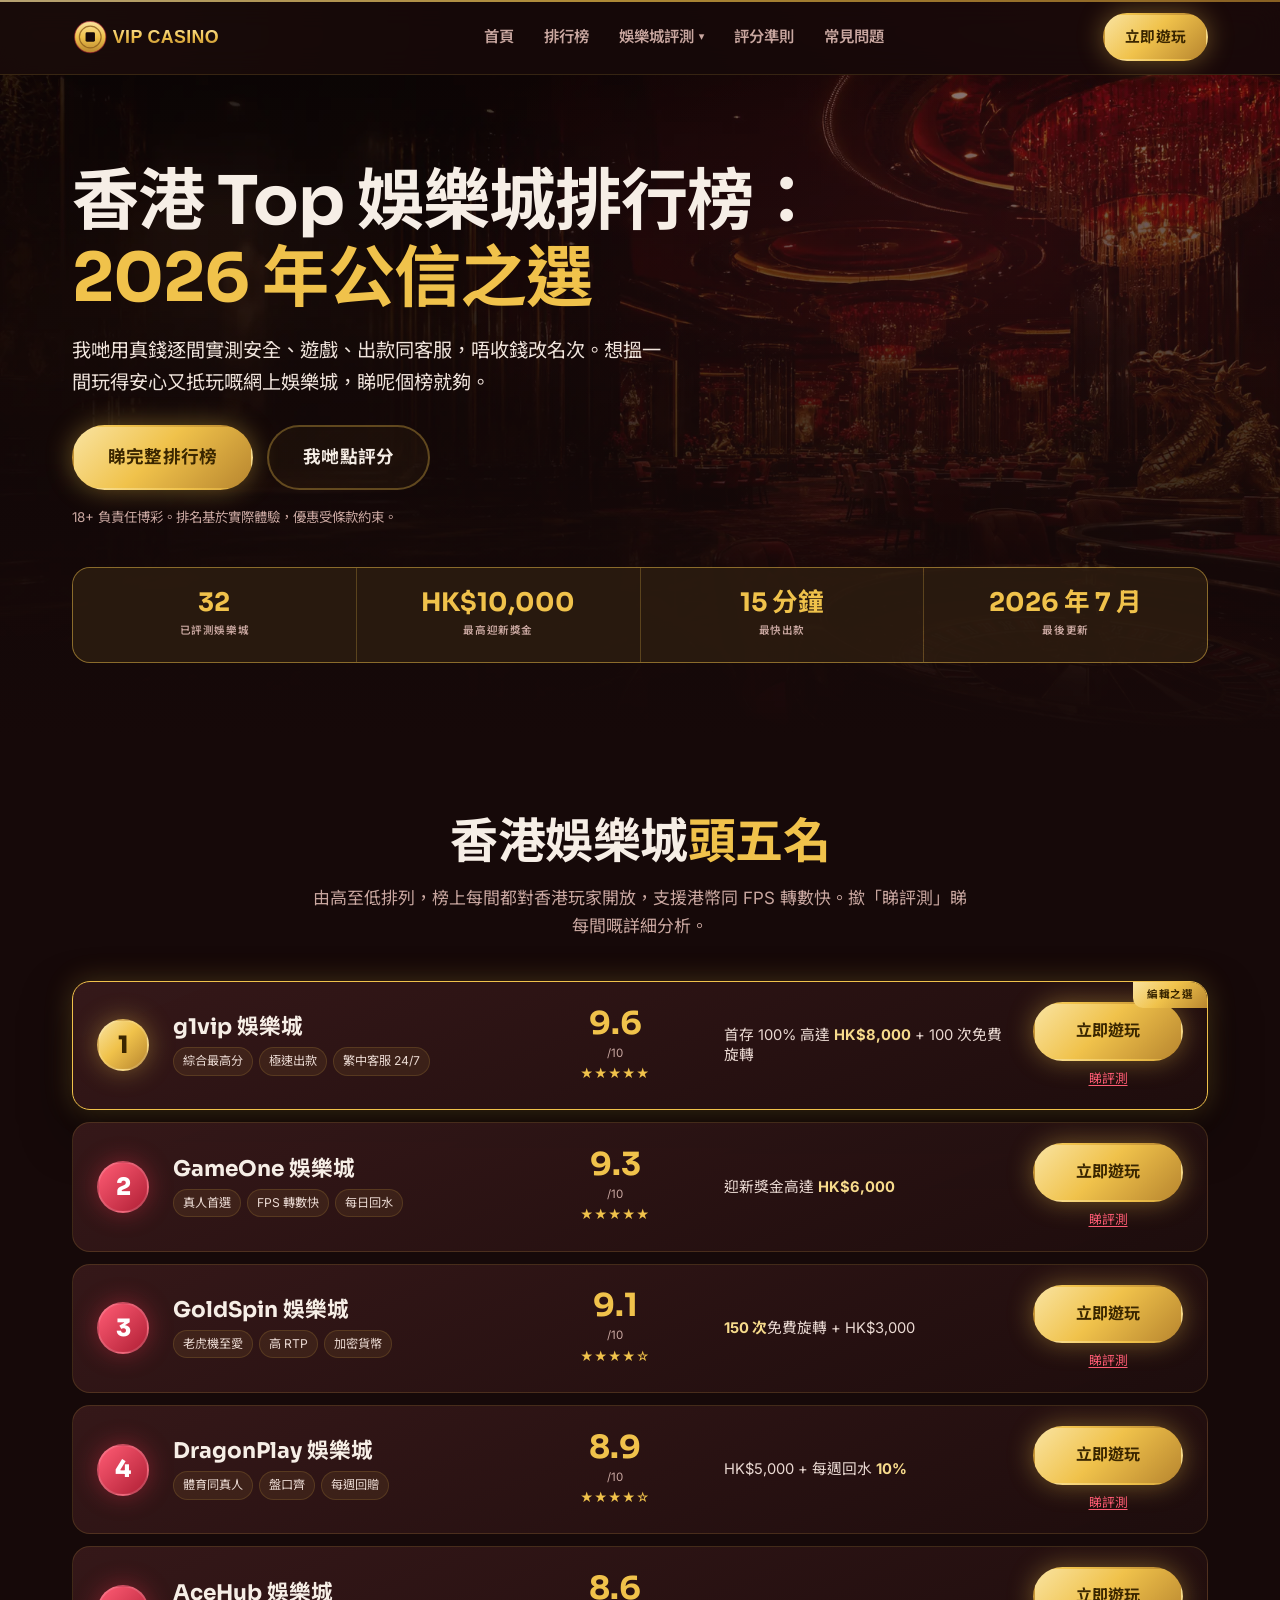
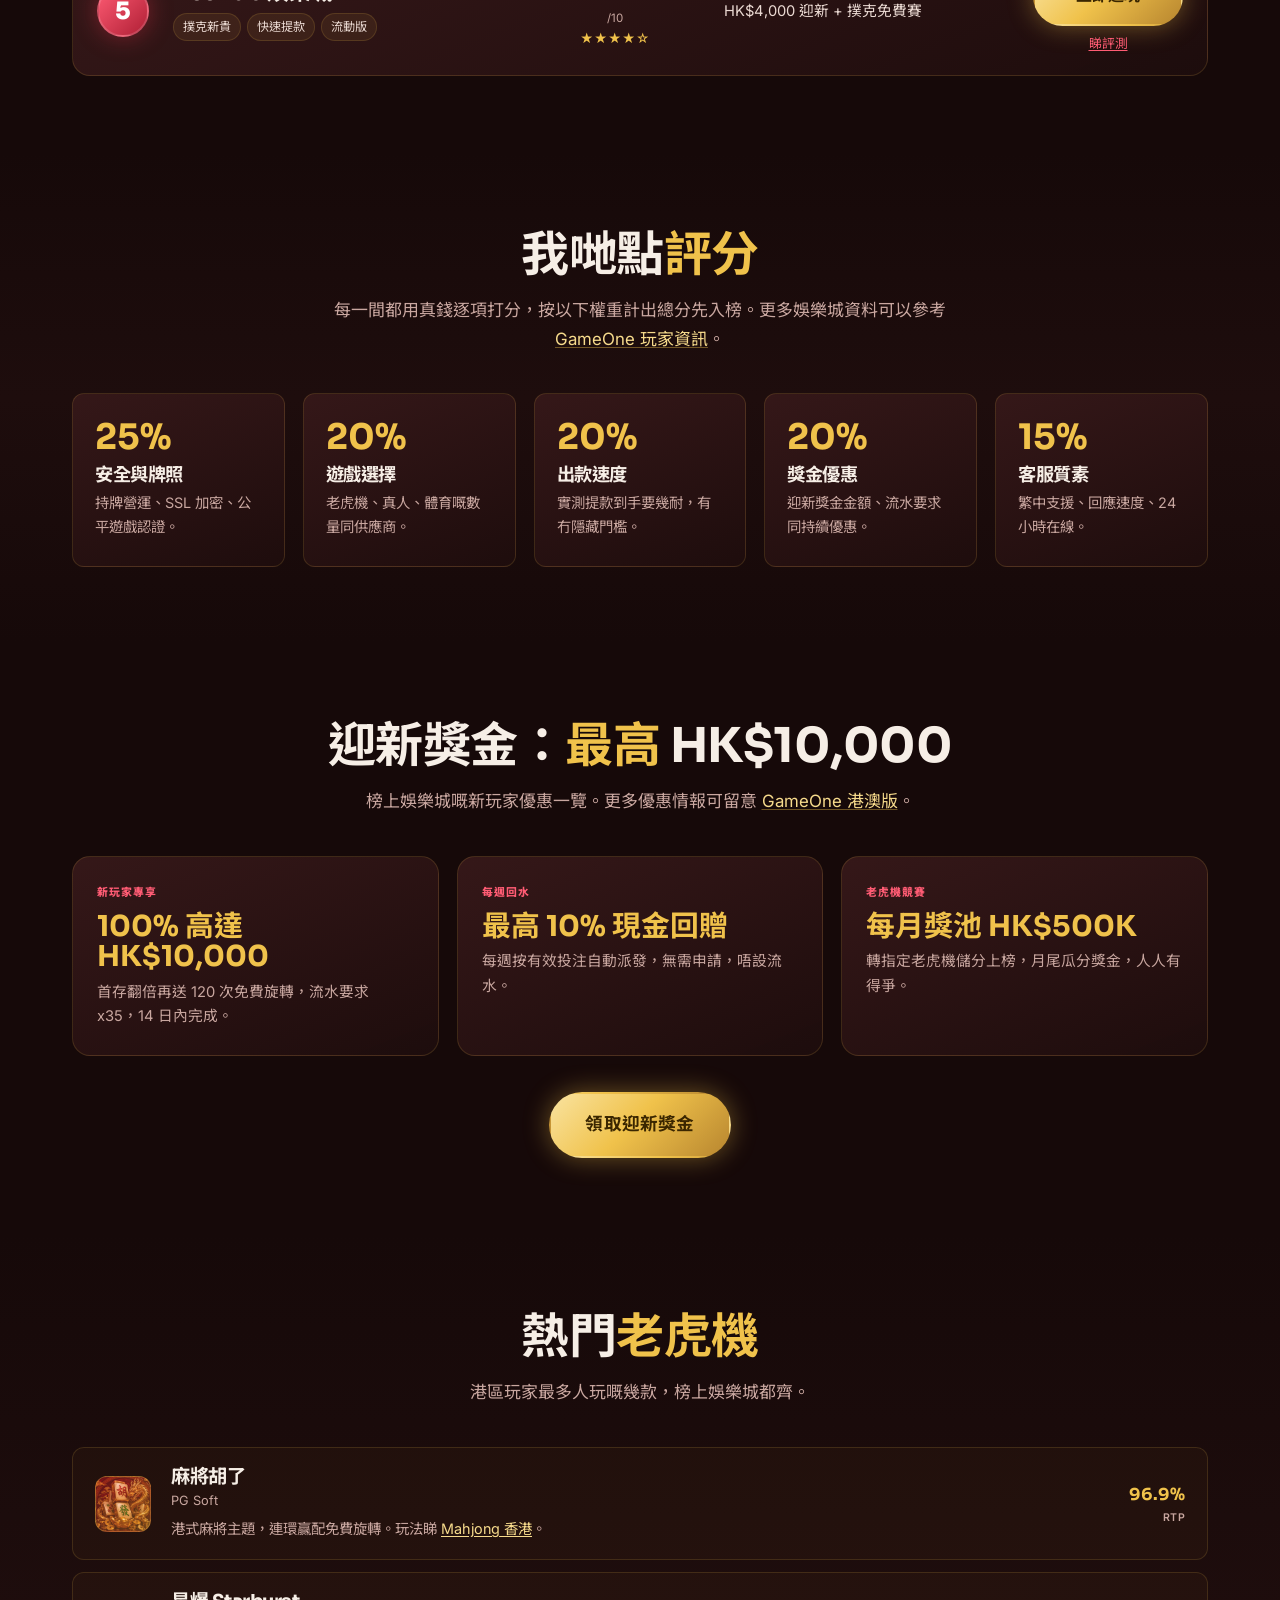
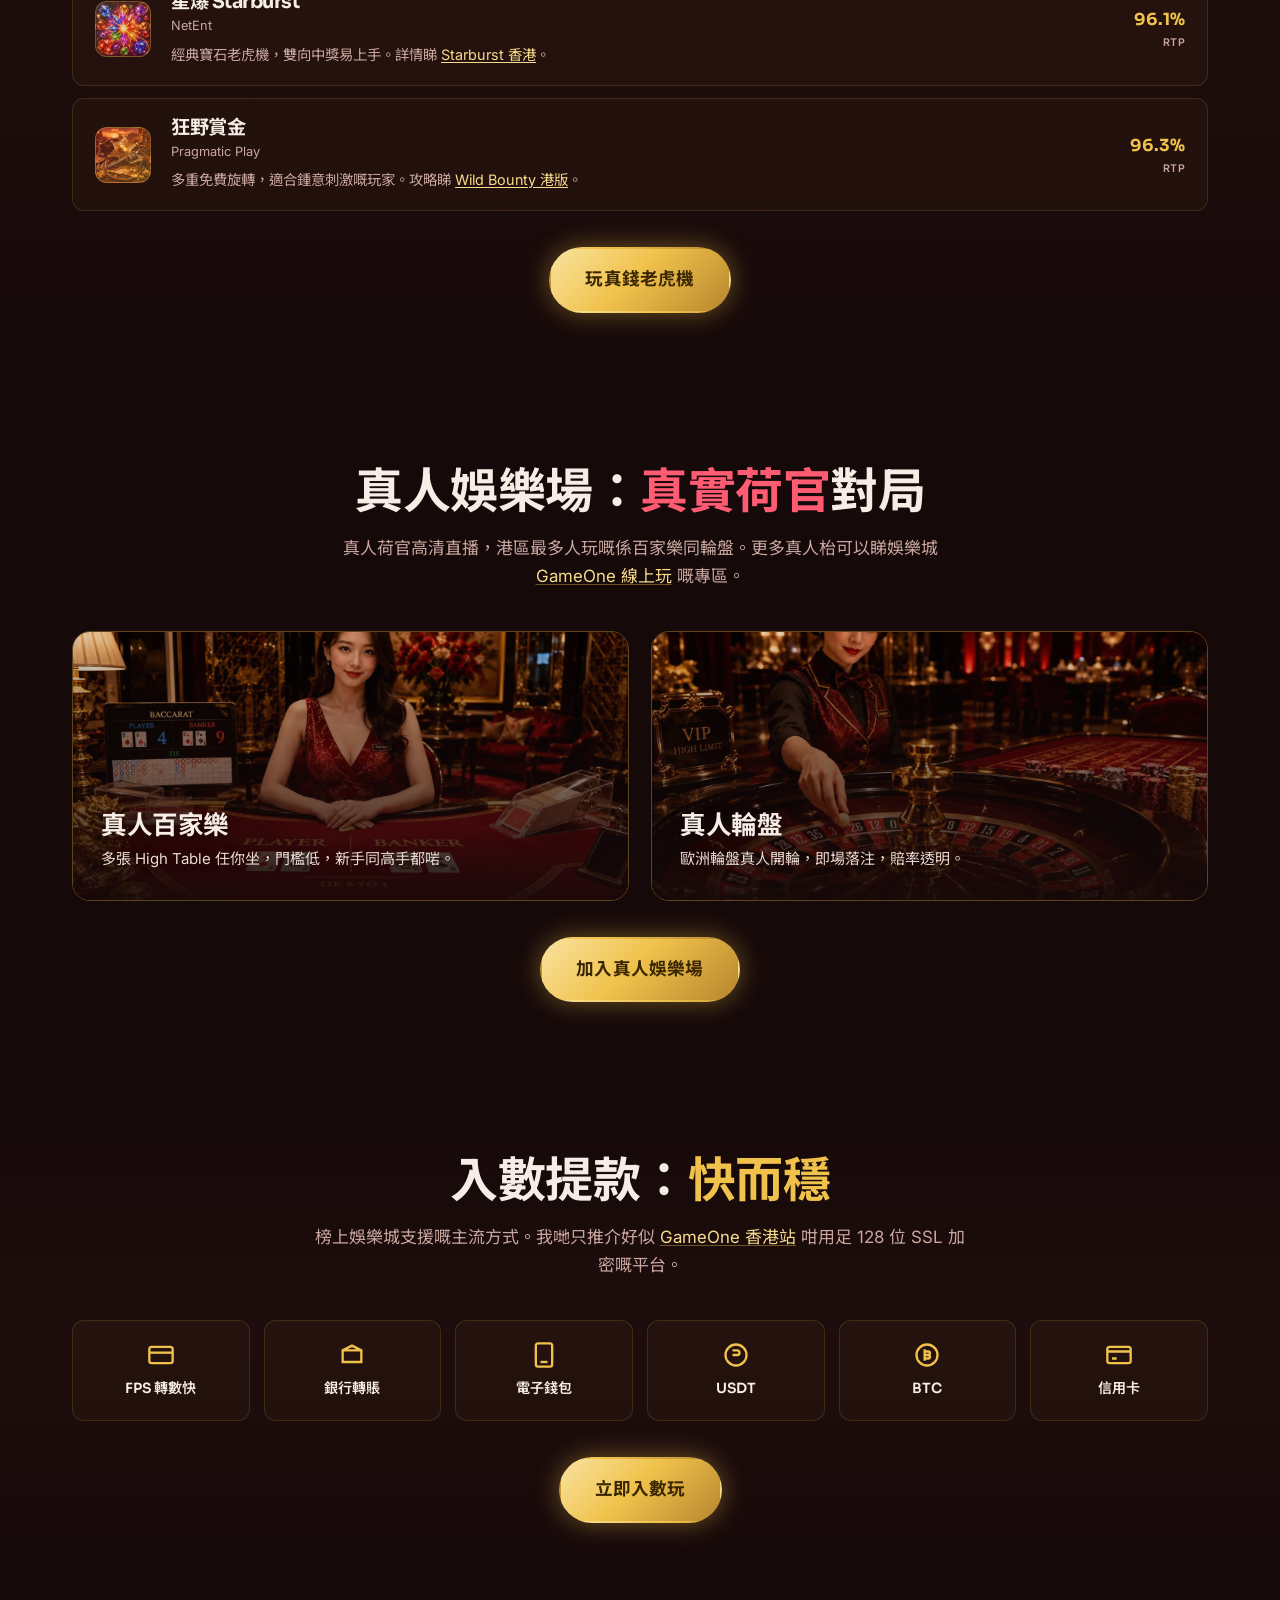
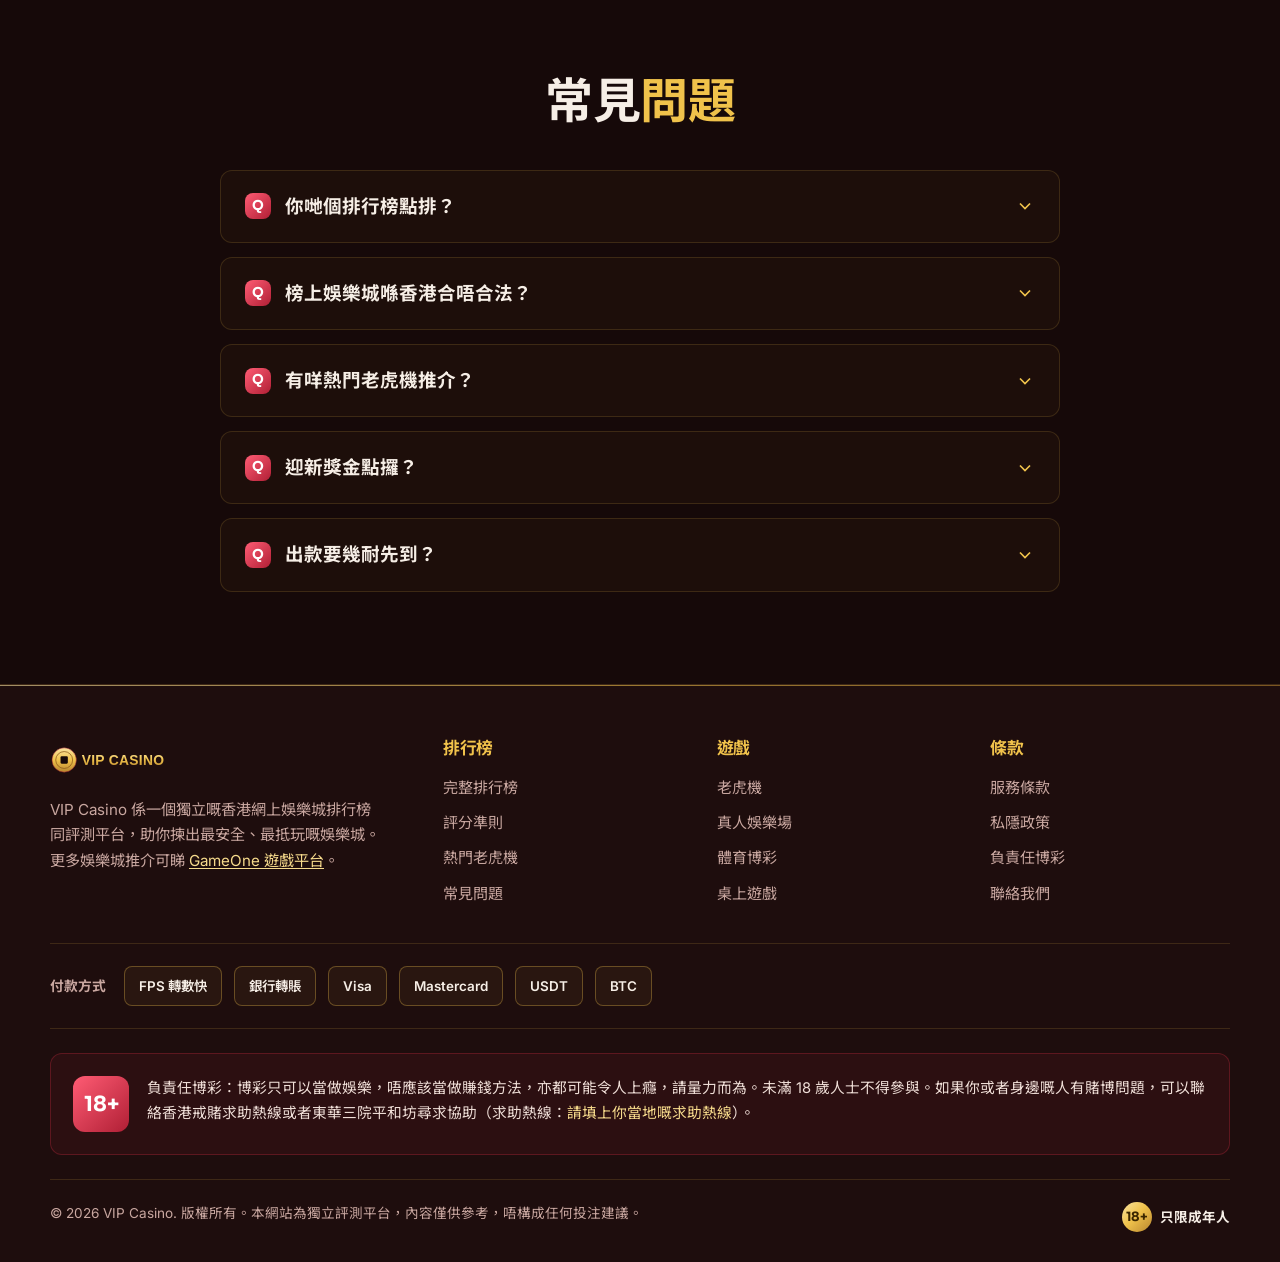
<file: index.html>
<!DOCTYPE html>
<html lang="zh-HK">
<head>
<meta charset="UTF-8">
<meta name="viewport" content="width=device-width, initial-scale=1.0">
<title>VIP Casino 香港娛樂城排行榜 2026｜實測評分 · 迎新獎金比較</title>
<meta name="description" content="VIP Casino 香港網上娛樂城排行榜：實測安全、遊戲、出款同獎金，用真錢揀出 2026 年最公信嘅頭五名娛樂城。FPS 轉數快即時入數，繁體中文客服。">
<meta name="keywords" content="香港娛樂城排行榜, 網上賭場推薦, 娛樂城比較, 老虎機, 真人娛樂場, 迎新獎金, VIP Casino">
<meta name="robots" content="index, follow">

<meta property="og:type" content="website">
<meta property="og:locale" content="zh_HK">
<meta property="og:title" content="VIP Casino 香港娛樂城排行榜 2026">
<meta property="og:description" content="用真錢實測香港網上娛樂城，逐項評分，揀出最公信嘅頭五名。">
<link rel="icon" type="image/svg+xml" href="favicon.svg">
<link rel="apple-touch-icon" href="favicon.svg">
<link rel="preconnect" href="https://fonts.googleapis.com">
<link rel="preconnect" href="https://fonts.gstatic.com" crossorigin>
<link href="https://fonts.googleapis.com/css2?family=Sora:wght@400;600;700;800&family=Inter:wght@400;500;600&family=Noto+Sans+HK:wght@400;500;700;900&display=swap" rel="stylesheet">
<link rel="stylesheet" href="style.css">
</head>
<body>
<input type="checkbox" id="rev-modal" class="modal-toggle" hidden>

<!-- ============================ 1. HEADER ============================ -->
<header class="site-header">
  <div class="container">
    <nav class="nav">
      <a class="brand" href="#top" aria-label="VIP Casino 首頁"><img src="logo.svg" alt="VIP Casino 標誌" width="150" height="40"></a>
      <input type="checkbox" id="nav-toggle" class="nav-toggle" hidden>
      <label class="hamburger" for="nav-toggle" aria-label="開啟選單"><span></span><span></span><span></span></label>
      <ul class="nav-links">
        <li><a href="#top">首頁</a></li>
        <li><a href="#toplist">排行榜</a></li>
        <li><label class="nav-link-btn" for="rev-modal">娛樂城評測 <span class="caret">▾</span></label></li>
        <li><a href="#criteria">評分準則</a></li>
        <li><a href="#faq">常見問題</a></li>
      </ul>
      <div class="nav-cta"><a class="btn btn-gold" href="play-and-win/" target="_blank" rel="nofollow noopener">立即遊玩</a></div>
    </nav>
  </div>
</header>

<!-- ============================ 2. HERO ============================ -->
<section class="hero" id="top">
  <div class="container">
    <div class="hero-inner">
      <h1>香港 Top 娛樂城排行榜：<span class="g">2026 年公信之選</span></h1>
      <p class="hero-sub">我哋用真錢逐間實測安全、遊戲、出款同客服，唔收錢改名次。想搵一間玩得安心又抵玩嘅網上娛樂城，睇呢個榜就夠。</p>
      <div class="hero-actions">
        <a class="btn btn-gold btn-lg" href="#toplist">睇完整排行榜</a>
        <a class="btn btn-outline btn-lg" href="#criteria">我哋點評分</a>
      </div>
      <p class="hero-fine">18+ 負責任博彩。排名基於實際體驗，優惠受條款約束。</p>
    </div>
    <div class="stat-strip">
      <div class="stat"><div class="sv">32</div><div class="sl">已評測娛樂城</div></div>
      <div class="stat"><div class="sv">HK$10,000</div><div class="sl">最高迎新獎金</div></div>
      <div class="stat"><div class="sv">15 分鐘</div><div class="sl">最快出款</div></div>
      <div class="stat"><div class="sv">2026 年 7 月</div><div class="sl">最後更新</div></div>
    </div>
  </div>
</section>

<!-- ============================ 3. TOPLIST (comparison table) ============================ -->
<section class="section" id="toplist">
  <div class="container">
    <div class="head center">
      <h2 class="section-title">香港娛樂城<span class="g">頭五名</span></h2>
      <p class="lead">由高至低排列，榜上每間都對香港玩家開放，支援港幣同 FPS 轉數快。撳「睇評測」睇每間嘅詳細分析。</p>
    </div>
    <div class="top-table">

      <div class="tt-row top">
        <div class="tt-seal">1</div>
        <div><div class="tt-name">g1vip 娛樂城</div><div class="tt-tags"><span>綜合最高分</span><span>極速出款</span><span>繁中客服 24/7</span></div></div>
        <div class="tt-rate"><b>9.6</b><small>/10</small><div class="stars">★★★★★</div></div>
        <div class="tt-bonus">首存 100% 高達 <b>HK$8,000</b> + 100 次免費旋轉</div>
        <div class="tt-cta"><a class="btn btn-gold" href="play-and-win/" target="_blank" rel="nofollow noopener">立即遊玩</a><a class="rev" href="reviews/g1vip.html">睇評測</a></div>
      </div>

      <div class="tt-row">
        <div class="tt-seal">2</div>
        <div><div class="tt-name">GameOne 娛樂城</div><div class="tt-tags"><span>真人首選</span><span>FPS 轉數快</span><span>每日回水</span></div></div>
        <div class="tt-rate"><b>9.3</b><small>/10</small><div class="stars">★★★★★</div></div>
        <div class="tt-bonus">迎新獎金高達 <b>HK$6,000</b></div>
        <div class="tt-cta"><a class="btn btn-gold" href="play-and-win/promotions/" target="_blank" rel="nofollow noopener">立即遊玩</a><a class="rev" href="reviews/gameone.html">睇評測</a></div>
      </div>

      <div class="tt-row">
        <div class="tt-seal">3</div>
        <div><div class="tt-name">GoldSpin 娛樂城</div><div class="tt-tags"><span>老虎機至愛</span><span>高 RTP</span><span>加密貨幣</span></div></div>
        <div class="tt-rate"><b>9.1</b><small>/10</small><div class="stars">★★★★☆</div></div>
        <div class="tt-bonus"><b>150 次</b>免費旋轉 + HK$3,000</div>
        <div class="tt-cta"><a class="btn btn-gold" href="play-and-win/slots/" target="_blank" rel="nofollow noopener">立即遊玩</a><a class="rev" href="reviews/goldspin.html">睇評測</a></div>
      </div>

      <div class="tt-row">
        <div class="tt-seal">4</div>
        <div><div class="tt-name">DragonPlay 娛樂城</div><div class="tt-tags"><span>體育同真人</span><span>盤口齊</span><span>每週回贈</span></div></div>
        <div class="tt-rate"><b>8.9</b><small>/10</small><div class="stars">★★★★☆</div></div>
        <div class="tt-bonus">HK$5,000 + 每週回水 <b>10%</b></div>
        <div class="tt-cta"><a class="btn btn-gold" href="play-and-win/live/" target="_blank" rel="nofollow noopener">立即遊玩</a><a class="rev" href="reviews/dragonplay.html">睇評測</a></div>
      </div>

      <div class="tt-row">
        <div class="tt-seal">5</div>
        <div><div class="tt-name">AceHub 娛樂城</div><div class="tt-tags"><span>撲克新貴</span><span>快速提款</span><span>流動版</span></div></div>
        <div class="tt-rate"><b>8.6</b><small>/10</small><div class="stars">★★★★☆</div></div>
        <div class="tt-bonus">HK$4,000 迎新 + 撲克免費賽</div>
        <div class="tt-cta"><a class="btn btn-gold" href="play-and-win/poker/" target="_blank" rel="nofollow noopener">立即遊玩</a><a class="rev" href="reviews/acehub.html">睇評測</a></div>
      </div>

    </div>
  </div>
</section>

<!-- ============================ 4. CRITERIA (weighted methodology) ============================ -->
<section class="section alt" id="criteria">
  <div class="container">
    <div class="head center">
      <h2 class="section-title">我哋點<span class="g">評分</span></h2>
      <p class="lead">每一間都用真錢逐項打分，按以下權重計出總分先入榜。更多娛樂城資料可以參考 <a href="https://gameonehkg.com" target="_blank" rel="noopener">GameOne 玩家資訊</a>。</p>
    </div>
    <div class="crit-grid">
      <div class="crit-card"><div class="cw">25%</div><h3>安全與牌照</h3><p>持牌營運、SSL 加密、公平遊戲認證。</p></div>
      <div class="crit-card"><div class="cw">20%</div><h3>遊戲選擇</h3><p>老虎機、真人、體育嘅數量同供應商。</p></div>
      <div class="crit-card"><div class="cw">20%</div><h3>出款速度</h3><p>實測提款到手要幾耐，有冇隱藏門檻。</p></div>
      <div class="crit-card"><div class="cw">20%</div><h3>獎金優惠</h3><p>迎新獎金金額、流水要求同持續優惠。</p></div>
      <div class="crit-card"><div class="cw">15%</div><h3>客服質素</h3><p>繁中支援、回應速度、24 小時在線。</p></div>
    </div>
  </div>
</section>

<!-- ============================ 5. BONUSES ============================ -->
<section class="section">
  <div class="container">
    <div class="head center">
      <h2 class="section-title">迎新獎金：<span class="g">最高</span> HK$10,000</h2>
      <p class="lead">榜上娛樂城嘅新玩家優惠一覽。更多優惠情報可留意 <a href="https://gameone-play.com" target="_blank" rel="noopener">GameOne 港澳版</a>。</p>
    </div>
    <div class="bonus-list">
      <div class="bcard"><div class="bt">新玩家專享</div><div class="bv">100% 高達 HK$10,000</div><p>首存翻倍再送 120 次免費旋轉，流水要求 x35，14 日內完成。</p></div>
      <div class="bcard"><div class="bt">每週回水</div><div class="bv">最高 10% 現金回贈</div><p>每週按有效投注自動派發，無需申請，唔設流水。</p></div>
      <div class="bcard"><div class="bt">老虎機競賽</div><div class="bv">每月獎池 HK$500K</div><p>轉指定老虎機儲分上榜，月尾瓜分獎金，人人有得爭。</p></div>
    </div>
    <div class="section-cta"><a class="btn btn-gold btn-lg" href="play-and-win/promotions/" target="_blank" rel="nofollow noopener">領取迎新獎金</a></div>
  </div>
</section>

<!-- ============================ 6. SLOTS (rows) ============================ -->
<section class="section alt" id="slots">
  <div class="container">
    <div class="head center">
      <h2 class="section-title">熱門<span class="g">老虎機</span></h2>
      <p class="lead">港區玩家最多人玩嘅幾款，榜上娛樂城都齊。</p>
    </div>
    <div class="slot-rows">
      <div class="srow g1">
        <div class="sthumb"></div>
        <div class="sinfo"><h3>麻將胡了</h3><div class="sp">PG Soft</div><p>港式麻將主題，連環贏配免費旋轉。玩法睇 <a href="https://mahjong-hongkong.com" target="_blank" rel="noopener">Mahjong 香港</a>。</p></div>
        <div class="srtp">96.9%<small>RTP</small></div>
      </div>
      <div class="srow g2">
        <div class="sthumb"></div>
        <div class="sinfo"><h3>星爆 Starburst</h3><div class="sp">NetEnt</div><p>經典寶石老虎機，雙向中獎易上手。詳情睇 <a href="https://starbursthg.com" target="_blank" rel="noopener">Starburst 香港</a>。</p></div>
        <div class="srtp">96.1%<small>RTP</small></div>
      </div>
      <div class="srow g3">
        <div class="sthumb"></div>
        <div class="sinfo"><h3>狂野賞金</h3><div class="sp">Pragmatic Play</div><p>多重免費旋轉，適合鍾意刺激嘅玩家。攻略睇 <a href="https://wildbountyshowdown-hongkong.com" target="_blank" rel="noopener">Wild Bounty 港版</a>。</p></div>
        <div class="srtp">96.3%<small>RTP</small></div>
      </div>
    </div>
    <div class="section-cta"><a class="btn btn-gold btn-lg" href="play-and-win/slots/" target="_blank" rel="nofollow noopener">玩真錢老虎機</a></div>
  </div>
</section>

<!-- ============================ 7. LIVE ============================ -->
<section class="section">
  <div class="container">
    <div class="head center">
      <h2 class="section-title">真人娛樂場：<span class="r">真實荷官</span>對局</h2>
      <p class="lead">真人荷官高清直播，港區最多人玩嘅係百家樂同輪盤。更多真人枱可以睇娛樂城 <a href="https://gameone-hongkong.com" target="_blank" rel="noopener">GameOne 線上玩</a> 嘅專區。</p>
    </div>
    <div class="live-grid">
      <div class="live baccarat"><h3>真人百家樂</h3><p>多張 High Table 任你坐，門檻低，新手同高手都啱。</p></div>
      <div class="live roulette"><h3>真人輪盤</h3><p>歐洲輪盤真人開輪，即場落注，賠率透明。</p></div>
    </div>
    <div class="section-cta"><a class="btn btn-gold btn-lg" href="play-and-win/live/" target="_blank" rel="nofollow noopener">加入真人娛樂場</a></div>
  </div>
</section>

<!-- ============================ 8. PAYMENTS ============================ -->
<section class="section alt">
  <div class="container">
    <div class="head center">
      <h2 class="section-title">入數提款：<span class="g">快而穩</span></h2>
      <p class="lead">榜上娛樂城支援嘅主流方式。我哋只推介好似 <a href="https://gameone-hong-kong.com" target="_blank" rel="noopener">GameOne 香港站</a> 咁用足 128 位 SSL 加密嘅平台。</p>
    </div>
    <div class="pay-grid">
      <div class="pchip"><svg viewBox="0 0 24 24" fill="none" stroke-width="2"><rect x="2" y="5" width="20" height="14" rx="2"/><path d="M2 10h20"/></svg><span>FPS 轉數快</span></div>
      <div class="pchip"><svg viewBox="0 0 24 24" fill="none" stroke-width="2"><path d="M4 8h16v10H4zM4 8l8-4 8 4"/></svg><span>銀行轉賬</span></div>
      <div class="pchip"><svg viewBox="0 0 24 24" fill="none" stroke-width="2"><rect x="5" y="2" width="14" height="20" rx="2"/><path d="M9 18h6"/></svg><span>電子錢包</span></div>
      <div class="pchip"><svg viewBox="0 0 24 24" fill="none" stroke-width="2"><circle cx="12" cy="12" r="9"/><path d="M9 8h4a2 2 0 0 1 0 4H9m0 0h5"/></svg><span>USDT</span></div>
      <div class="pchip"><svg viewBox="0 0 24 24" fill="none" stroke-width="2"><circle cx="12" cy="12" r="9"/><path d="M10 7v10M9 9h4a1.5 1.5 0 0 1 0 3H9m0 0h4a1.5 1.5 0 0 1 0 3H9"/></svg><span>BTC</span></div>
      <div class="pchip"><svg viewBox="0 0 24 24" fill="none" stroke-width="2"><rect x="2" y="5" width="20" height="14" rx="2"/><path d="M2 9h20M6 15h4"/></svg><span>信用卡</span></div>
    </div>
    <div class="section-cta"><a class="btn btn-gold btn-lg" href="play-and-win/poker/" target="_blank" rel="nofollow noopener">立即入數玩</a></div>
  </div>
</section>

<!-- ============================ 9. FAQ ============================ -->
<section class="section" id="faq">
  <div class="container">
    <div class="head center">
      <h2 class="section-title">常見<span class="g">問題</span></h2>
    </div>
    <div class="faq-list">
      <details class="faq-item">
        <summary><span class="q">Q</span>你哋個排行榜點排？<svg class="chev" viewBox="0 0 24 24" fill="none" stroke-width="2"><path d="m6 9 6 6 6-6"/></svg></summary>
        <div class="faq-body">每間娛樂城我哋用真錢實測安全、遊戲、出款、獎金同客服五方面，按固定權重計出總分再排名次，每月更新一次。</div>
      </details>
      <details class="faq-item">
        <summary><span class="q">Q</span>榜上娛樂城喺香港合唔合法？<svg class="chev" viewBox="0 0 24 24" fill="none" stroke-width="2"><path d="m6 9 6 6 6-6"/></svg></summary>
        <div class="faq-body">榜上平台多數持離岸牌照（例如 Anjouan）合法營運。玩家有責任了解自己所在地區嘅相關法例，量力而為。</div>
      </details>
      <details class="faq-item">
        <summary><span class="q">Q</span>有咩熱門老虎機推介？<svg class="chev" viewBox="0 0 24 24" fill="none" stroke-width="2"><path d="m6 9 6 6 6-6"/></svg></summary>
        <div class="faq-body">港區玩家好鍾意 <a href="https://mahjonghg.com" target="_blank" rel="noopener">Mahjong HK</a> 同 <a href="https://starburst-hongkong.com" target="_blank" rel="noopener">Starburst HK</a> 呢類遊戲，兩款喺榜上娛樂城都玩到。</div>
      </details>
      <details class="faq-item">
        <summary><span class="q">Q</span>迎新獎金點攞？<svg class="chev" viewBox="0 0 24 24" fill="none" stroke-width="2"><path d="m6 9 6 6 6-6"/></svg></summary>
        <div class="faq-body">揀好娛樂城、完成首次存款，系統會自動派發首存獎金，流水達標即可提款。每間比例同上限唔同，落注前睇清楚條款。</div>
      </details>
      <details class="faq-item">
        <summary><span class="q">Q</span>出款要幾耐先到？<svg class="chev" viewBox="0 0 24 24" fill="none" stroke-width="2"><path d="m6 9 6 6 6-6"/></svg></summary>
        <div class="faq-body">電子錢包同加密貨幣最快 15 分鐘到手，銀行轉賬一般 1 至 3 個工作天。首次提款可能要做身份核實。</div>
      </details>
    </div>
  </div>
</section>

<!-- ============================ 10. FOOTER ============================ -->
<footer class="site-footer">
  <div class="container footer-inner">
    <div class="footer-top">
      <div class="footer-brand">
        <img src="logo.svg" alt="VIP Casino 標誌" width="150" height="42">
        <p>VIP Casino 係一個獨立嘅香港網上娛樂城排行榜同評測平台，助你揀出最安全、最抵玩嘅娛樂城。更多娛樂城推介可睇 <a href="https://gameone-hkg.com" target="_blank" rel="noopener">GameOne 遊戲平台</a>。</p>
      </div>
      <div class="footer-col"><h4>排行榜</h4><a href="#toplist">完整排行榜</a><a href="#criteria">評分準則</a><a href="#slots">熱門老虎機</a><a href="#faq">常見問題</a></div>
      <div class="footer-col"><h4>遊戲</h4><a href="#slots">老虎機</a><a href="#">真人娛樂場</a><a href="#">體育博彩</a><a href="#">桌上遊戲</a></div>
      <div class="footer-col"><h4>條款</h4><a href="#">服務條款</a><a href="#">私隱政策</a><a href="#">負責任博彩</a><a href="#">聯絡我們</a></div>
    </div>
    <div class="footer-pay">
      <span class="lbl">付款方式</span>
      <span class="pay-badge">FPS 轉數快</span><span class="pay-badge">銀行轉賬</span><span class="pay-badge">Visa</span><span class="pay-badge">Mastercard</span><span class="pay-badge">USDT</span><span class="pay-badge">BTC</span>
    </div>
    <div class="rg-block">
      <span class="rg-badge">18+</span>
      <p>負責任博彩：博彩只可以當做娛樂，唔應該當做賺錢方法，亦都可能令人上癮，請量力而為。未滿 18 歲人士不得參與。如果你或者身邊嘅人有賭博問題，可以聯絡香港戒賭求助熱線或者東華三院平和坊尋求協助（求助熱線：<a href="#">請填上你當地嘅求助熱線</a>）。</p>
    </div>
    <div class="footer-legal">
      <span>© 2026 VIP Casino. 版權所有。本網站為獨立評測平台，內容僅供參考，唔構成任何投注建議。</span>
      <span class="b18"><span class="n">18+</span>只限成年人</span>
    </div>
  </div>
</footer>

<!-- ============================ CASINO REVIEWS MODAL ============================ -->
<div class="modal-overlay">
  <label class="modal-backdrop" for="rev-modal" aria-label="關閉"></label>
  <div class="modal-box">
    <label class="modal-close" for="rev-modal" aria-label="關閉">✕</label>
    <h3>娛樂城評測一覽</h3>
    <p class="msub">撳入去睇每間嘅詳細評測同評分。</p>
    <div class="modal-list">
      <a class="modal-row top" href="reviews/g1vip.html"><span class="mr-rank">1</span><span class="mr-name">g1vip 娛樂城<small>綜合最高分</small></span><span class="mr-score">9.6</span><span class="mr-go">睇評測</span></a>
      <a class="modal-row" href="reviews/gameone.html"><span class="mr-rank">2</span><span class="mr-name">GameOne 娛樂城<small>真人首選</small></span><span class="mr-score">9.3</span><span class="mr-go">睇評測</span></a>
      <a class="modal-row" href="reviews/goldspin.html"><span class="mr-rank">3</span><span class="mr-name">GoldSpin 娛樂城<small>老虎機至愛</small></span><span class="mr-score">9.1</span><span class="mr-go">睇評測</span></a>
      <a class="modal-row" href="reviews/dragonplay.html"><span class="mr-rank">4</span><span class="mr-name">DragonPlay 娛樂城<small>體育同真人</small></span><span class="mr-score">8.9</span><span class="mr-go">睇評測</span></a>
      <a class="modal-row" href="reviews/acehub.html"><span class="mr-rank">5</span><span class="mr-name">AceHub 娛樂城<small>撲克新貴</small></span><span class="mr-score">8.6</span><span class="mr-go">睇評測</span></a>
    </div>
  </div>
</div>

</body>
</html>
</file>
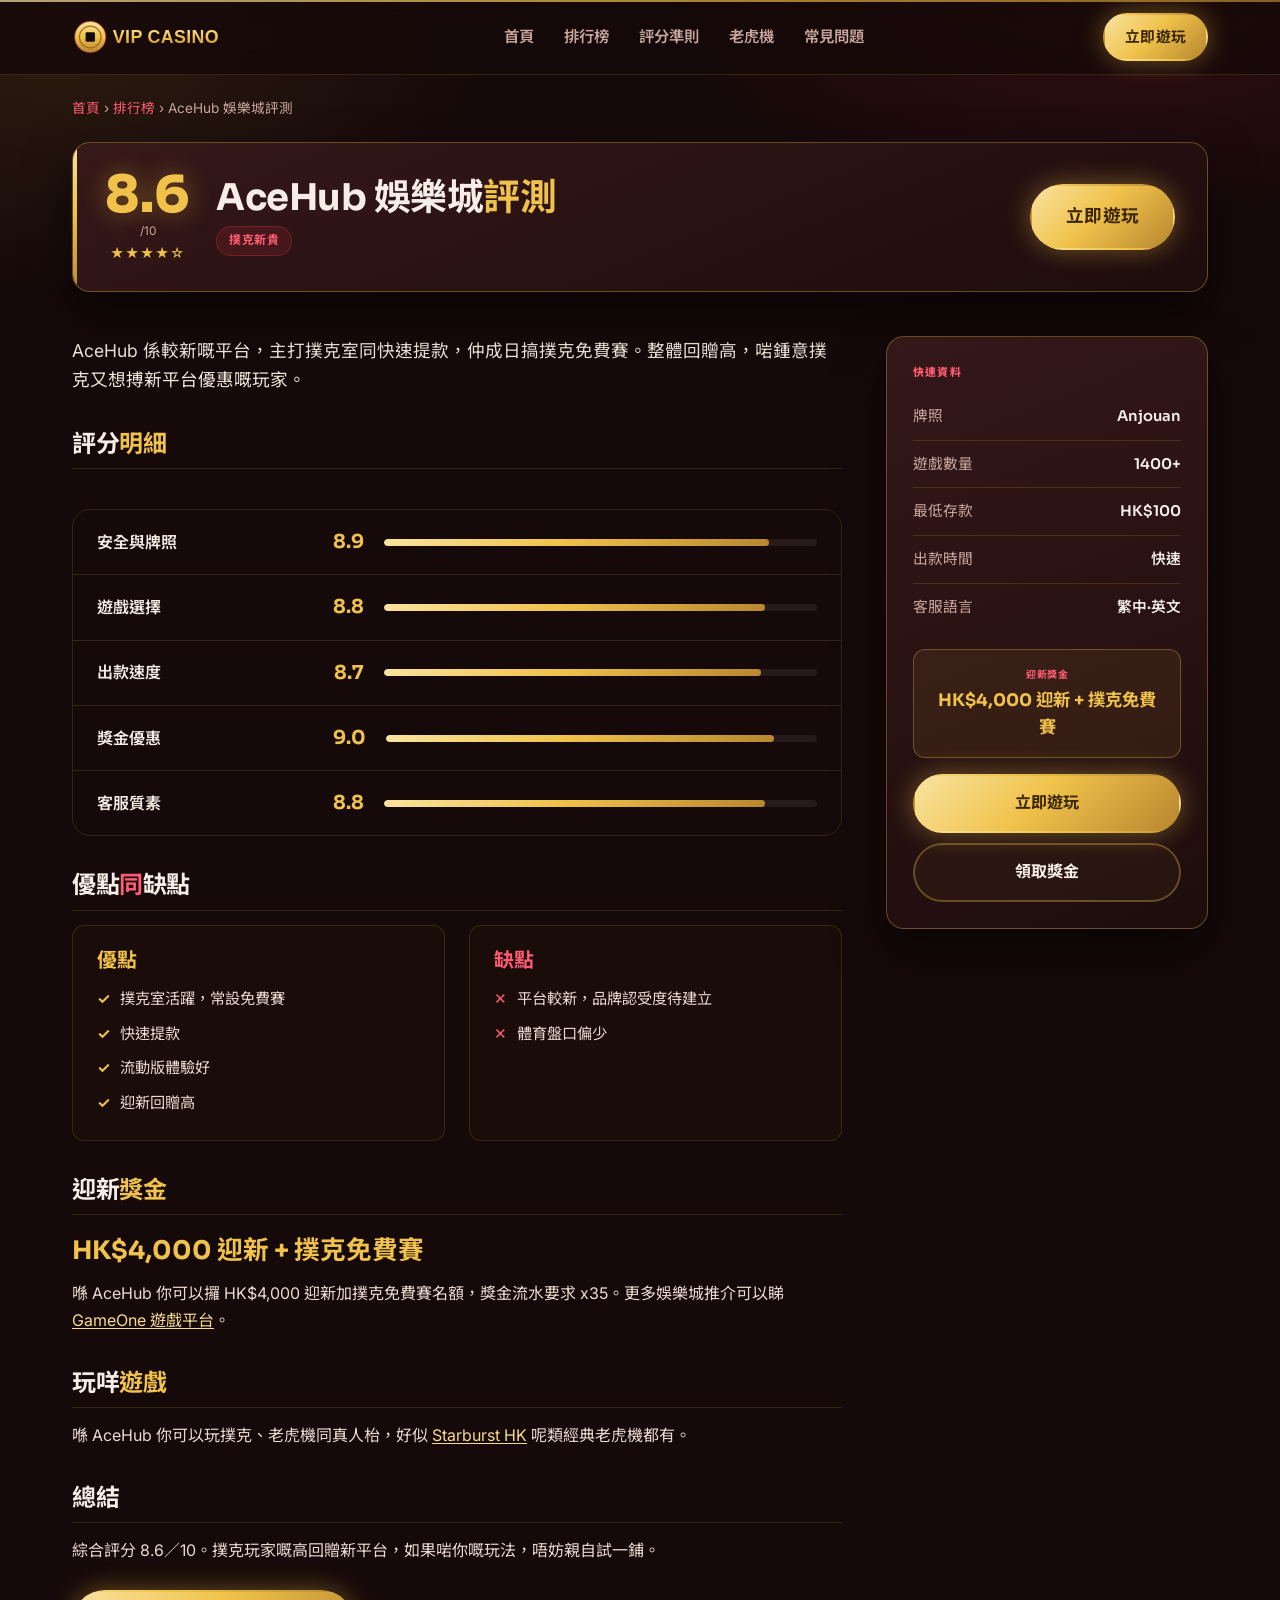
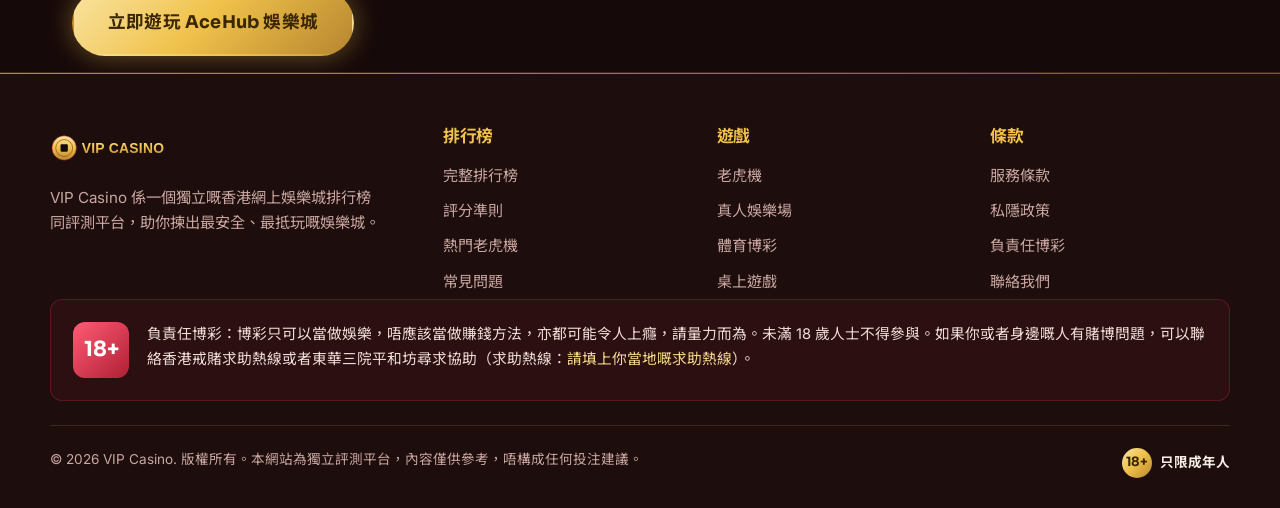
<file: reviews/acehub.html>
<!DOCTYPE html>
<html lang="zh-HK">
<head>
<meta charset="UTF-8">
<meta name="viewport" content="width=device-width, initial-scale=1.0">
<title>AceHub 娛樂城評測 2026｜評分 8.6／10 · 快速資料同獎金實測</title>
<meta name="description" content="AceHub 娛樂城評測：撲克玩家嘅高回贈新平台，整體評分 8.6／10。快速資料側欄、五項評分、優點缺點、迎新獎金同可玩遊戲一覽。">
<meta name="robots" content="index, follow">
<link rel="icon" type="image/svg+xml" href="../favicon.svg">
<link rel="preconnect" href="https://fonts.googleapis.com"><link rel="preconnect" href="https://fonts.gstatic.com" crossorigin><link href="https://fonts.googleapis.com/css2?family=Sora:wght@400;600;700;800&family=Inter:wght@400;500;600&family=Noto+Sans+HK:wght@400;500;700;900&display=swap" rel="stylesheet">
<link rel="stylesheet" href="../style.css">
</head>
<body>
<header class="site-header"><div class="container"><nav class="nav">
      <a class="brand" href="../index.html" aria-label="VIP Casino 首頁"><img src="../logo.svg" alt="VIP Casino 標誌" width="150" height="40"></a>
      <input type="checkbox" id="nav-toggle" class="nav-toggle" hidden>
      <label class="hamburger" for="nav-toggle" aria-label="開啟選單"><span></span><span></span><span></span></label>
      <ul class="nav-links"><li><a href="../index.html#top">首頁</a></li><li><a href="../index.html#toplist">排行榜</a></li><li><a href="../index.html#criteria">評分準則</a></li><li><a href="../index.html#slots">老虎機</a></li><li><a href="../index.html#faq">常見問題</a></li></ul>
      <div class="nav-cta"><a class="btn btn-gold" href="../play-and-win/" target="_blank" rel="nofollow noopener">立即遊玩</a></div>
    </nav></div></header>
<div class="container">
  <div class="breadcrumb"><a href="../index.html">首頁</a> › <a href="../index.html#toplist">排行榜</a> › AceHub 娛樂城評測</div>

  <div class="rev-bar">
    <div class="bscore"><b>8.6</b><small>/10</small><div class="stars">★★★★☆</div></div>
    <div><h1>AceHub 娛樂城<span class="g">評測</span></h1><span class="rb-ribbon">撲克新貴</span></div>
    <a class="btn btn-gold btn-lg" href="../play-and-win/poker/" target="_blank" rel="nofollow noopener">立即遊玩</a>
  </div>

  <div class="rev-layout">
    <div class="rev-main">
      <p class="rev-lead">AceHub 係較新嘅平台，主打撲克室同快速提款，仲成日搞撲克免費賽。整體回贈高，啱鍾意撲克又想搏新平台優惠嘅玩家。</p>

      <h2>評分<span class="g">明細</span></h2>
      <div class="scoretable"><div class="r"><span class="nm">安全與牌照</span><span class="vl">8.9</span><div class="track"><span style="width:89.0%"></span></div></div><div class="r"><span class="nm">遊戲選擇</span><span class="vl">8.8</span><div class="track"><span style="width:88.0%"></span></div></div><div class="r"><span class="nm">出款速度</span><span class="vl">8.7</span><div class="track"><span style="width:87.0%"></span></div></div><div class="r"><span class="nm">獎金優惠</span><span class="vl">9.0</span><div class="track"><span style="width:90.0%"></span></div></div><div class="r"><span class="nm">客服質素</span><span class="vl">8.8</span><div class="track"><span style="width:88.0%"></span></div></div></div>

      <h2>優點<span class="r">同</span>缺點</h2>
      <div class="proscons"><div class="prosbox"><h3>優點</h3><ul><li>撲克室活躍，常設免費賽</li><li>快速提款</li><li>流動版體驗好</li><li>迎新回贈高</li></ul></div><div class="consbox"><h3>缺點</h3><ul><li>平台較新，品牌認受度待建立</li><li>體育盤口偏少</li></ul></div></div>

      <h2>迎新<span class="g">獎金</span></h2>
      <div class="amt-line">HK$4,000 迎新 + 撲克免費賽</div>
      <p>喺 AceHub 你可以攞 HK$4,000 迎新加撲克免費賽名額，獎金流水要求 x35。更多娛樂城推介可以睇 <a href="https://gameone-hkg.com" target="_blank" rel="noopener">GameOne 遊戲平台</a>。</p>

      <h2>玩咩<span class="g">遊戲</span></h2>
      <p>喺 AceHub 你可以玩撲克、老虎機同真人枱，好似 <a href="https://starburst-hongkong.com" target="_blank" rel="noopener">Starburst HK</a> 呢類經典老虎機都有。</p>

      <h2>總結</h2>
      <p>綜合評分 8.6／10。撲克玩家嘅高回贈新平台，如果啱你嘅玩法，唔妨親自試一鋪。</p>
      <div class="end-cta"><a class="btn btn-gold btn-lg" href="../play-and-win/poker/" target="_blank" rel="nofollow noopener">立即遊玩 AceHub 娛樂城</a></div>
    </div>

    <aside class="rev-side">
      <div class="side-card">
        <div class="st">快速資料</div>
        <ul class="side-facts"><li>牌照<b>Anjouan</b></li><li>遊戲數量<b>1400+</b></li><li>最低存款<b>HK$100</b></li><li>出款時間<b>快速</b></li><li>客服語言<b>繁中·英文</b></li></ul>
        <div class="side-bonus"><span>迎新獎金</span><b>HK$4,000 迎新 + 撲克免費賽</b></div>
        <a class="btn btn-gold" href="../play-and-win/poker/" target="_blank" rel="nofollow noopener">立即遊玩</a>
        <a class="btn btn-outline" href="../play-and-win/poker/" target="_blank" rel="nofollow noopener">領取獎金</a>
      </div>
    </aside>
  </div>
</div>

<footer class="site-footer"><div class="container footer-inner">
    <div class="footer-top">
      <div class="footer-brand"><img src="../logo.svg" alt="VIP Casino 標誌" width="150" height="42"><p>VIP Casino 係一個獨立嘅香港網上娛樂城排行榜同評測平台，助你揀出最安全、最抵玩嘅娛樂城。</p></div>
      <div class="footer-col"><h4>排行榜</h4><a href="../index.html#toplist">完整排行榜</a><a href="../index.html#criteria">評分準則</a><a href="../index.html#slots">熱門老虎機</a><a href="../index.html#faq">常見問題</a></div>
      <div class="footer-col"><h4>遊戲</h4><a href="../index.html#slots">老虎機</a><a href="#">真人娛樂場</a><a href="#">體育博彩</a><a href="#">桌上遊戲</a></div>
      <div class="footer-col"><h4>條款</h4><a href="#">服務條款</a><a href="#">私隱政策</a><a href="#">負責任博彩</a><a href="#">聯絡我們</a></div>
    </div>
    <div class="rg-block"><span class="rg-badge">18+</span><p>負責任博彩：博彩只可以當做娛樂，唔應該當做賺錢方法，亦都可能令人上癮，請量力而為。未滿 18 歲人士不得參與。如果你或者身邊嘅人有賭博問題，可以聯絡香港戒賭求助熱線或者東華三院平和坊尋求協助（求助熱線：<a href="#">請填上你當地嘅求助熱線</a>）。</p></div>
    <div class="footer-legal"><span>© 2026 VIP Casino. 版權所有。本網站為獨立評測平台，內容僅供參考，唔構成任何投注建議。</span><span class="b18"><span class="n">18+</span>只限成年人</span></div>
  </div></footer>
</body>
</html>
</file>
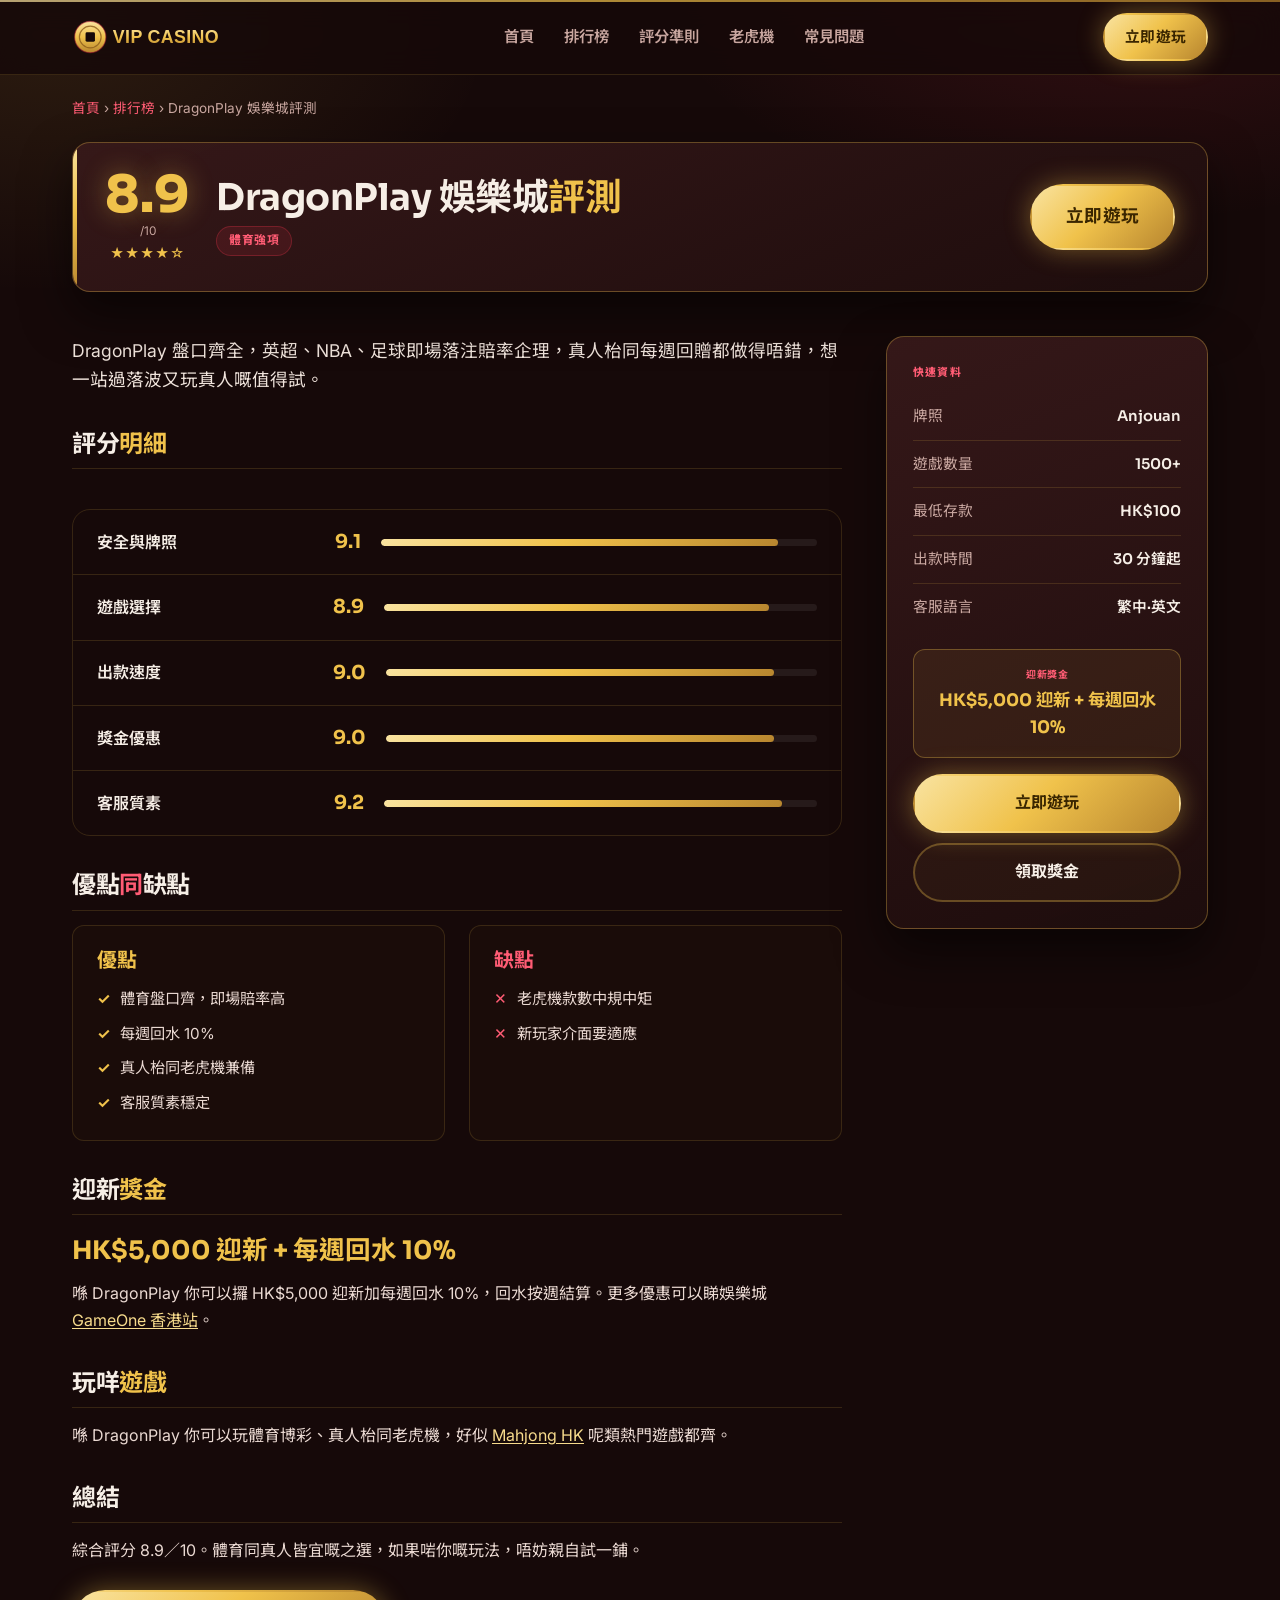
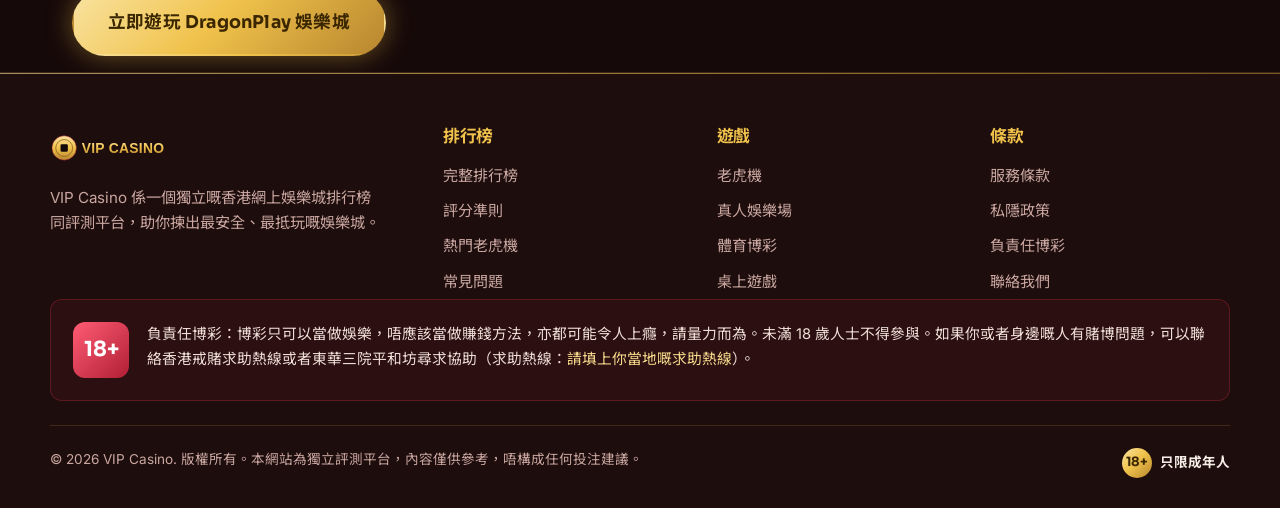
<file: reviews/dragonplay.html>
<!DOCTYPE html>
<html lang="zh-HK">
<head>
<meta charset="UTF-8">
<meta name="viewport" content="width=device-width, initial-scale=1.0">
<title>DragonPlay 娛樂城評測 2026｜評分 8.9／10 · 快速資料同獎金實測</title>
<meta name="description" content="DragonPlay 娛樂城評測：體育同真人皆宜嘅之選，整體評分 8.9／10。快速資料側欄、五項評分、優點缺點、迎新獎金同可玩遊戲一覽。">
<meta name="robots" content="index, follow">
<link rel="icon" type="image/svg+xml" href="../favicon.svg">
<link rel="preconnect" href="https://fonts.googleapis.com"><link rel="preconnect" href="https://fonts.gstatic.com" crossorigin><link href="https://fonts.googleapis.com/css2?family=Sora:wght@400;600;700;800&family=Inter:wght@400;500;600&family=Noto+Sans+HK:wght@400;500;700;900&display=swap" rel="stylesheet">
<link rel="stylesheet" href="../style.css">
</head>
<body>
<header class="site-header"><div class="container"><nav class="nav">
      <a class="brand" href="../index.html" aria-label="VIP Casino 首頁"><img src="../logo.svg" alt="VIP Casino 標誌" width="150" height="40"></a>
      <input type="checkbox" id="nav-toggle" class="nav-toggle" hidden>
      <label class="hamburger" for="nav-toggle" aria-label="開啟選單"><span></span><span></span><span></span></label>
      <ul class="nav-links"><li><a href="../index.html#top">首頁</a></li><li><a href="../index.html#toplist">排行榜</a></li><li><a href="../index.html#criteria">評分準則</a></li><li><a href="../index.html#slots">老虎機</a></li><li><a href="../index.html#faq">常見問題</a></li></ul>
      <div class="nav-cta"><a class="btn btn-gold" href="../play-and-win/" target="_blank" rel="nofollow noopener">立即遊玩</a></div>
    </nav></div></header>
<div class="container">
  <div class="breadcrumb"><a href="../index.html">首頁</a> › <a href="../index.html#toplist">排行榜</a> › DragonPlay 娛樂城評測</div>

  <div class="rev-bar">
    <div class="bscore"><b>8.9</b><small>/10</small><div class="stars">★★★★☆</div></div>
    <div><h1>DragonPlay 娛樂城<span class="g">評測</span></h1><span class="rb-ribbon">體育強項</span></div>
    <a class="btn btn-gold btn-lg" href="../play-and-win/live/" target="_blank" rel="nofollow noopener">立即遊玩</a>
  </div>

  <div class="rev-layout">
    <div class="rev-main">
      <p class="rev-lead">DragonPlay 盤口齊全，英超、NBA、足球即場落注賠率企理，真人枱同每週回贈都做得唔錯，想一站過落波又玩真人嘅值得試。</p>

      <h2>評分<span class="g">明細</span></h2>
      <div class="scoretable"><div class="r"><span class="nm">安全與牌照</span><span class="vl">9.1</span><div class="track"><span style="width:91.0%"></span></div></div><div class="r"><span class="nm">遊戲選擇</span><span class="vl">8.9</span><div class="track"><span style="width:89.0%"></span></div></div><div class="r"><span class="nm">出款速度</span><span class="vl">9.0</span><div class="track"><span style="width:90.0%"></span></div></div><div class="r"><span class="nm">獎金優惠</span><span class="vl">9.0</span><div class="track"><span style="width:90.0%"></span></div></div><div class="r"><span class="nm">客服質素</span><span class="vl">9.2</span><div class="track"><span style="width:92.0%"></span></div></div></div>

      <h2>優點<span class="r">同</span>缺點</h2>
      <div class="proscons"><div class="prosbox"><h3>優點</h3><ul><li>體育盤口齊，即場賠率高</li><li>每週回水 10%</li><li>真人枱同老虎機兼備</li><li>客服質素穩定</li></ul></div><div class="consbox"><h3>缺點</h3><ul><li>老虎機款數中規中矩</li><li>新玩家介面要適應</li></ul></div></div>

      <h2>迎新<span class="g">獎金</span></h2>
      <div class="amt-line">HK$5,000 迎新 + 每週回水 10%</div>
      <p>喺 DragonPlay 你可以攞 HK$5,000 迎新加每週回水 10%，回水按週結算。更多優惠可以睇娛樂城 <a href="https://gameone-hong-kong.com" target="_blank" rel="noopener">GameOne 香港站</a>。</p>

      <h2>玩咩<span class="g">遊戲</span></h2>
      <p>喺 DragonPlay 你可以玩體育博彩、真人枱同老虎機，好似 <a href="https://mahjonghg.com" target="_blank" rel="noopener">Mahjong HK</a> 呢類熱門遊戲都齊。</p>

      <h2>總結</h2>
      <p>綜合評分 8.9／10。體育同真人皆宜嘅之選，如果啱你嘅玩法，唔妨親自試一鋪。</p>
      <div class="end-cta"><a class="btn btn-gold btn-lg" href="../play-and-win/live/" target="_blank" rel="nofollow noopener">立即遊玩 DragonPlay 娛樂城</a></div>
    </div>

    <aside class="rev-side">
      <div class="side-card">
        <div class="st">快速資料</div>
        <ul class="side-facts"><li>牌照<b>Anjouan</b></li><li>遊戲數量<b>1500+</b></li><li>最低存款<b>HK$100</b></li><li>出款時間<b>30 分鐘起</b></li><li>客服語言<b>繁中·英文</b></li></ul>
        <div class="side-bonus"><span>迎新獎金</span><b>HK$5,000 迎新 + 每週回水 10%</b></div>
        <a class="btn btn-gold" href="../play-and-win/live/" target="_blank" rel="nofollow noopener">立即遊玩</a>
        <a class="btn btn-outline" href="../play-and-win/live/" target="_blank" rel="nofollow noopener">領取獎金</a>
      </div>
    </aside>
  </div>
</div>

<footer class="site-footer"><div class="container footer-inner">
    <div class="footer-top">
      <div class="footer-brand"><img src="../logo.svg" alt="VIP Casino 標誌" width="150" height="42"><p>VIP Casino 係一個獨立嘅香港網上娛樂城排行榜同評測平台，助你揀出最安全、最抵玩嘅娛樂城。</p></div>
      <div class="footer-col"><h4>排行榜</h4><a href="../index.html#toplist">完整排行榜</a><a href="../index.html#criteria">評分準則</a><a href="../index.html#slots">熱門老虎機</a><a href="../index.html#faq">常見問題</a></div>
      <div class="footer-col"><h4>遊戲</h4><a href="../index.html#slots">老虎機</a><a href="#">真人娛樂場</a><a href="#">體育博彩</a><a href="#">桌上遊戲</a></div>
      <div class="footer-col"><h4>條款</h4><a href="#">服務條款</a><a href="#">私隱政策</a><a href="#">負責任博彩</a><a href="#">聯絡我們</a></div>
    </div>
    <div class="rg-block"><span class="rg-badge">18+</span><p>負責任博彩：博彩只可以當做娛樂，唔應該當做賺錢方法，亦都可能令人上癮，請量力而為。未滿 18 歲人士不得參與。如果你或者身邊嘅人有賭博問題，可以聯絡香港戒賭求助熱線或者東華三院平和坊尋求協助（求助熱線：<a href="#">請填上你當地嘅求助熱線</a>）。</p></div>
    <div class="footer-legal"><span>© 2026 VIP Casino. 版權所有。本網站為獨立評測平台，內容僅供參考，唔構成任何投注建議。</span><span class="b18"><span class="n">18+</span>只限成年人</span></div>
  </div></footer>
</body>
</html>
</file>
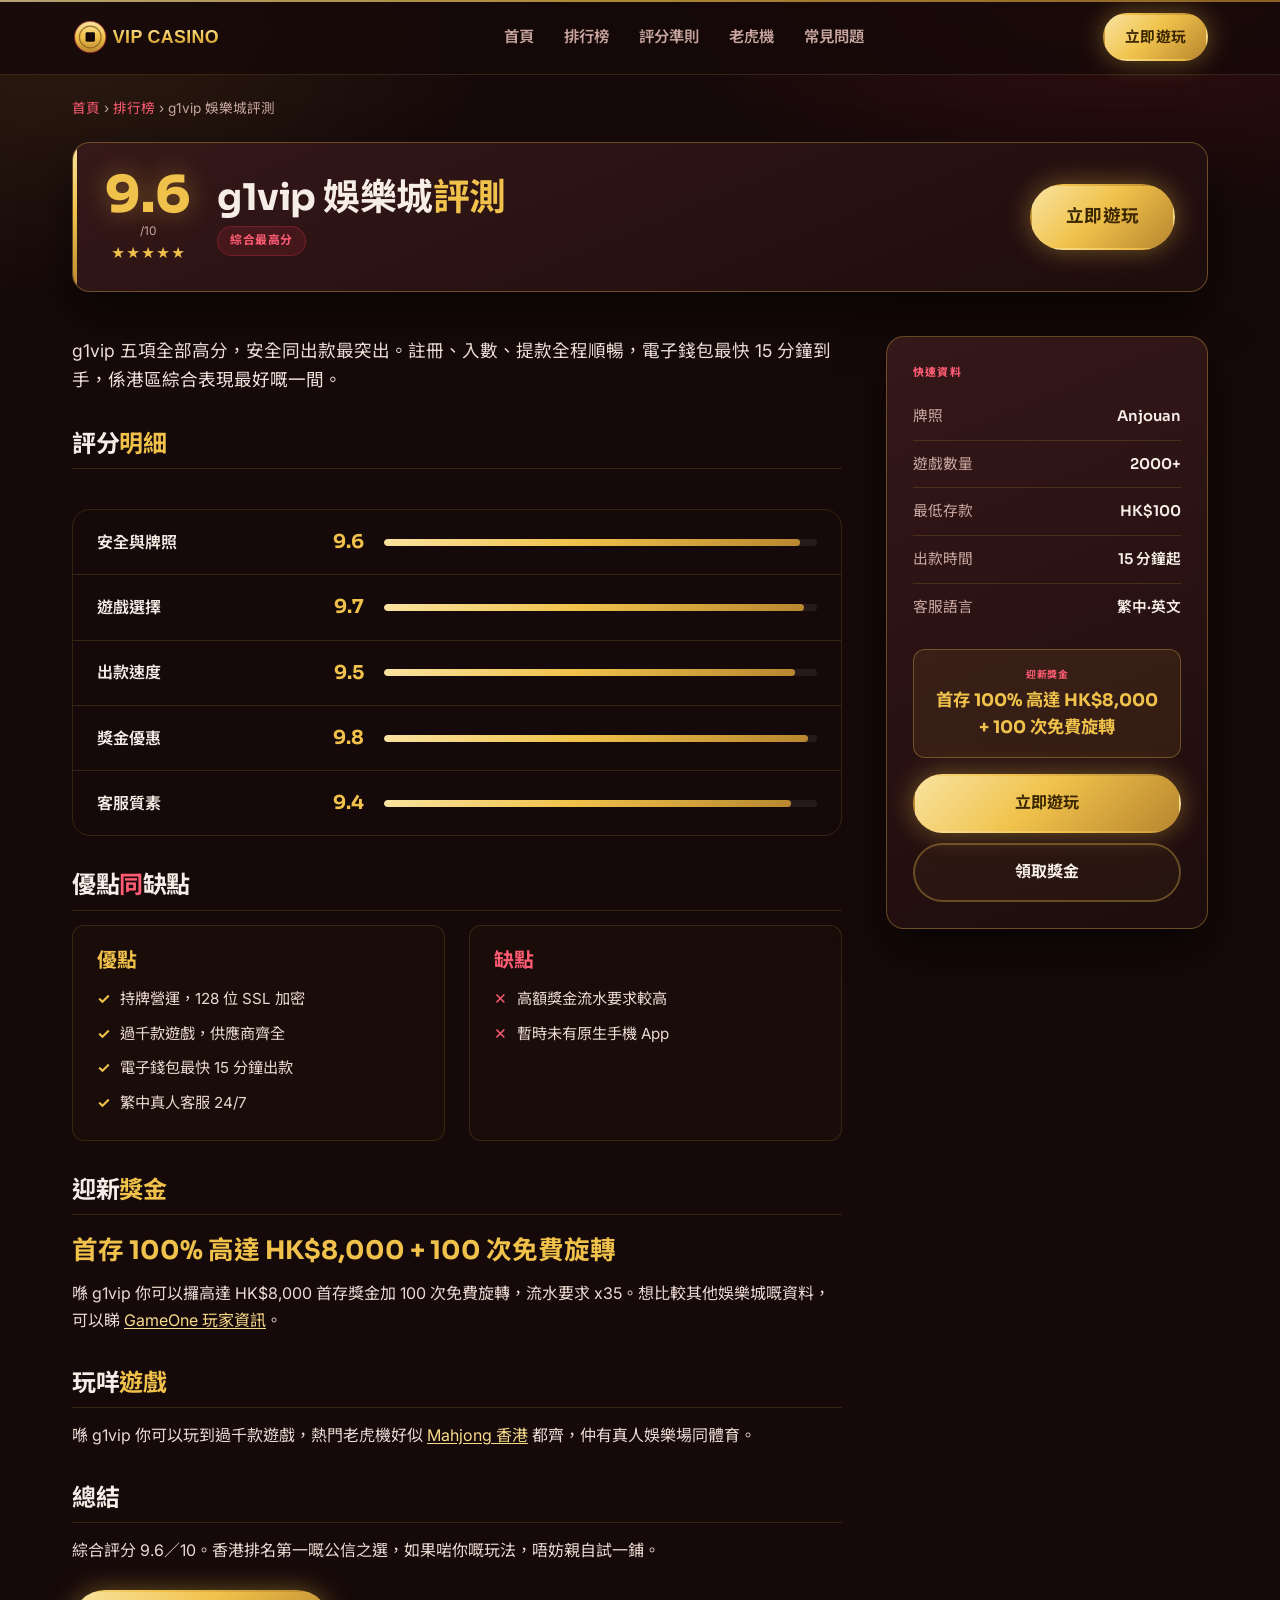
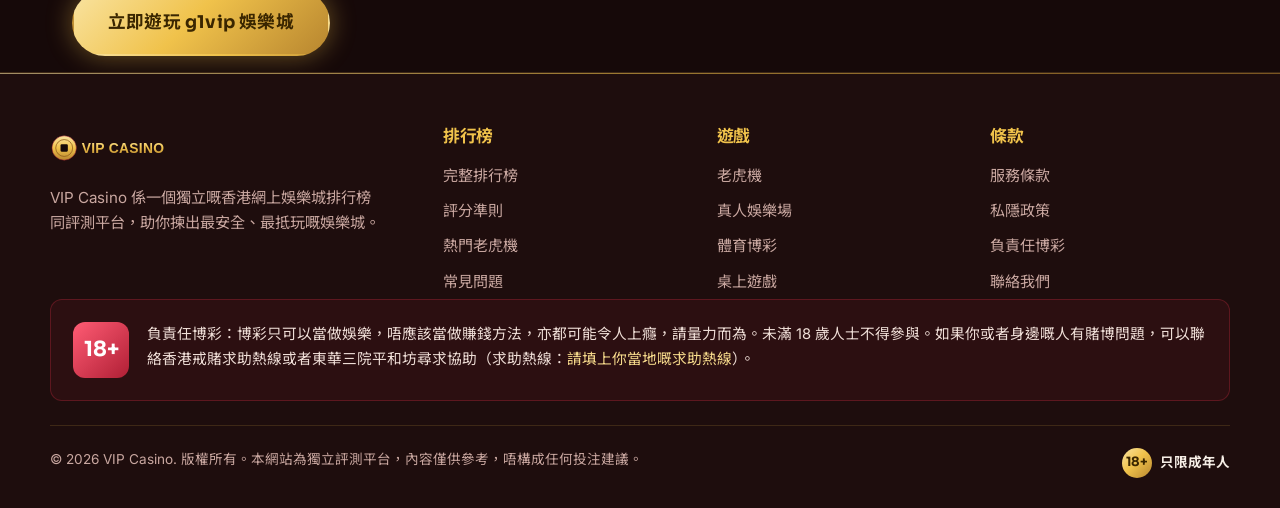
<file: reviews/g1vip.html>
<!DOCTYPE html>
<html lang="zh-HK">
<head>
<meta charset="UTF-8">
<meta name="viewport" content="width=device-width, initial-scale=1.0">
<title>g1vip 娛樂城評測 2026｜評分 9.6／10 · 快速資料同獎金實測</title>
<meta name="description" content="g1vip 娛樂城評測：香港排名第一嘅公信之選，整體評分 9.6／10。快速資料側欄、五項評分、優點缺點、迎新獎金同可玩遊戲一覽。">
<meta name="robots" content="index, follow">
<link rel="icon" type="image/svg+xml" href="../favicon.svg">
<link rel="preconnect" href="https://fonts.googleapis.com"><link rel="preconnect" href="https://fonts.gstatic.com" crossorigin><link href="https://fonts.googleapis.com/css2?family=Sora:wght@400;600;700;800&family=Inter:wght@400;500;600&family=Noto+Sans+HK:wght@400;500;700;900&display=swap" rel="stylesheet">
<link rel="stylesheet" href="../style.css">
</head>
<body>
<header class="site-header"><div class="container"><nav class="nav">
      <a class="brand" href="../index.html" aria-label="VIP Casino 首頁"><img src="../logo.svg" alt="VIP Casino 標誌" width="150" height="40"></a>
      <input type="checkbox" id="nav-toggle" class="nav-toggle" hidden>
      <label class="hamburger" for="nav-toggle" aria-label="開啟選單"><span></span><span></span><span></span></label>
      <ul class="nav-links"><li><a href="../index.html#top">首頁</a></li><li><a href="../index.html#toplist">排行榜</a></li><li><a href="../index.html#criteria">評分準則</a></li><li><a href="../index.html#slots">老虎機</a></li><li><a href="../index.html#faq">常見問題</a></li></ul>
      <div class="nav-cta"><a class="btn btn-gold" href="../play-and-win/" target="_blank" rel="nofollow noopener">立即遊玩</a></div>
    </nav></div></header>
<div class="container">
  <div class="breadcrumb"><a href="../index.html">首頁</a> › <a href="../index.html#toplist">排行榜</a> › g1vip 娛樂城評測</div>

  <div class="rev-bar">
    <div class="bscore"><b>9.6</b><small>/10</small><div class="stars">★★★★★</div></div>
    <div><h1>g1vip 娛樂城<span class="g">評測</span></h1><span class="rb-ribbon">綜合最高分</span></div>
    <a class="btn btn-gold btn-lg" href="../play-and-win/" target="_blank" rel="nofollow noopener">立即遊玩</a>
  </div>

  <div class="rev-layout">
    <div class="rev-main">
      <p class="rev-lead">g1vip 五項全部高分，安全同出款最突出。註冊、入數、提款全程順暢，電子錢包最快 15 分鐘到手，係港區綜合表現最好嘅一間。</p>

      <h2>評分<span class="g">明細</span></h2>
      <div class="scoretable"><div class="r"><span class="nm">安全與牌照</span><span class="vl">9.6</span><div class="track"><span style="width:96.0%"></span></div></div><div class="r"><span class="nm">遊戲選擇</span><span class="vl">9.7</span><div class="track"><span style="width:97.0%"></span></div></div><div class="r"><span class="nm">出款速度</span><span class="vl">9.5</span><div class="track"><span style="width:95.0%"></span></div></div><div class="r"><span class="nm">獎金優惠</span><span class="vl">9.8</span><div class="track"><span style="width:98.0%"></span></div></div><div class="r"><span class="nm">客服質素</span><span class="vl">9.4</span><div class="track"><span style="width:94.0%"></span></div></div></div>

      <h2>優點<span class="r">同</span>缺點</h2>
      <div class="proscons"><div class="prosbox"><h3>優點</h3><ul><li>持牌營運，128 位 SSL 加密</li><li>過千款遊戲，供應商齊全</li><li>電子錢包最快 15 分鐘出款</li><li>繁中真人客服 24/7</li></ul></div><div class="consbox"><h3>缺點</h3><ul><li>高額獎金流水要求較高</li><li>暫時未有原生手機 App</li></ul></div></div>

      <h2>迎新<span class="g">獎金</span></h2>
      <div class="amt-line">首存 100% 高達 HK$8,000 + 100 次免費旋轉</div>
      <p>喺 g1vip 你可以攞高達 HK$8,000 首存獎金加 100 次免費旋轉，流水要求 x35。想比較其他娛樂城嘅資料，可以睇 <a href="https://gameonehkg.com" target="_blank" rel="noopener">GameOne 玩家資訊</a>。</p>

      <h2>玩咩<span class="g">遊戲</span></h2>
      <p>喺 g1vip 你可以玩到過千款遊戲，熱門老虎機好似 <a href="https://mahjong-hongkong.com" target="_blank" rel="noopener">Mahjong 香港</a> 都齊，仲有真人娛樂場同體育。</p>

      <h2>總結</h2>
      <p>綜合評分 9.6／10。香港排名第一嘅公信之選，如果啱你嘅玩法，唔妨親自試一鋪。</p>
      <div class="end-cta"><a class="btn btn-gold btn-lg" href="../play-and-win/" target="_blank" rel="nofollow noopener">立即遊玩 g1vip 娛樂城</a></div>
    </div>

    <aside class="rev-side">
      <div class="side-card">
        <div class="st">快速資料</div>
        <ul class="side-facts"><li>牌照<b>Anjouan</b></li><li>遊戲數量<b>2000+</b></li><li>最低存款<b>HK$100</b></li><li>出款時間<b>15 分鐘起</b></li><li>客服語言<b>繁中·英文</b></li></ul>
        <div class="side-bonus"><span>迎新獎金</span><b>首存 100% 高達 HK$8,000 + 100 次免費旋轉</b></div>
        <a class="btn btn-gold" href="../play-and-win/" target="_blank" rel="nofollow noopener">立即遊玩</a>
        <a class="btn btn-outline" href="../play-and-win/" target="_blank" rel="nofollow noopener">領取獎金</a>
      </div>
    </aside>
  </div>
</div>

<footer class="site-footer"><div class="container footer-inner">
    <div class="footer-top">
      <div class="footer-brand"><img src="../logo.svg" alt="VIP Casino 標誌" width="150" height="42"><p>VIP Casino 係一個獨立嘅香港網上娛樂城排行榜同評測平台，助你揀出最安全、最抵玩嘅娛樂城。</p></div>
      <div class="footer-col"><h4>排行榜</h4><a href="../index.html#toplist">完整排行榜</a><a href="../index.html#criteria">評分準則</a><a href="../index.html#slots">熱門老虎機</a><a href="../index.html#faq">常見問題</a></div>
      <div class="footer-col"><h4>遊戲</h4><a href="../index.html#slots">老虎機</a><a href="#">真人娛樂場</a><a href="#">體育博彩</a><a href="#">桌上遊戲</a></div>
      <div class="footer-col"><h4>條款</h4><a href="#">服務條款</a><a href="#">私隱政策</a><a href="#">負責任博彩</a><a href="#">聯絡我們</a></div>
    </div>
    <div class="rg-block"><span class="rg-badge">18+</span><p>負責任博彩：博彩只可以當做娛樂，唔應該當做賺錢方法，亦都可能令人上癮，請量力而為。未滿 18 歲人士不得參與。如果你或者身邊嘅人有賭博問題，可以聯絡香港戒賭求助熱線或者東華三院平和坊尋求協助（求助熱線：<a href="#">請填上你當地嘅求助熱線</a>）。</p></div>
    <div class="footer-legal"><span>© 2026 VIP Casino. 版權所有。本網站為獨立評測平台，內容僅供參考，唔構成任何投注建議。</span><span class="b18"><span class="n">18+</span>只限成年人</span></div>
  </div></footer>
</body>
</html>
</file>
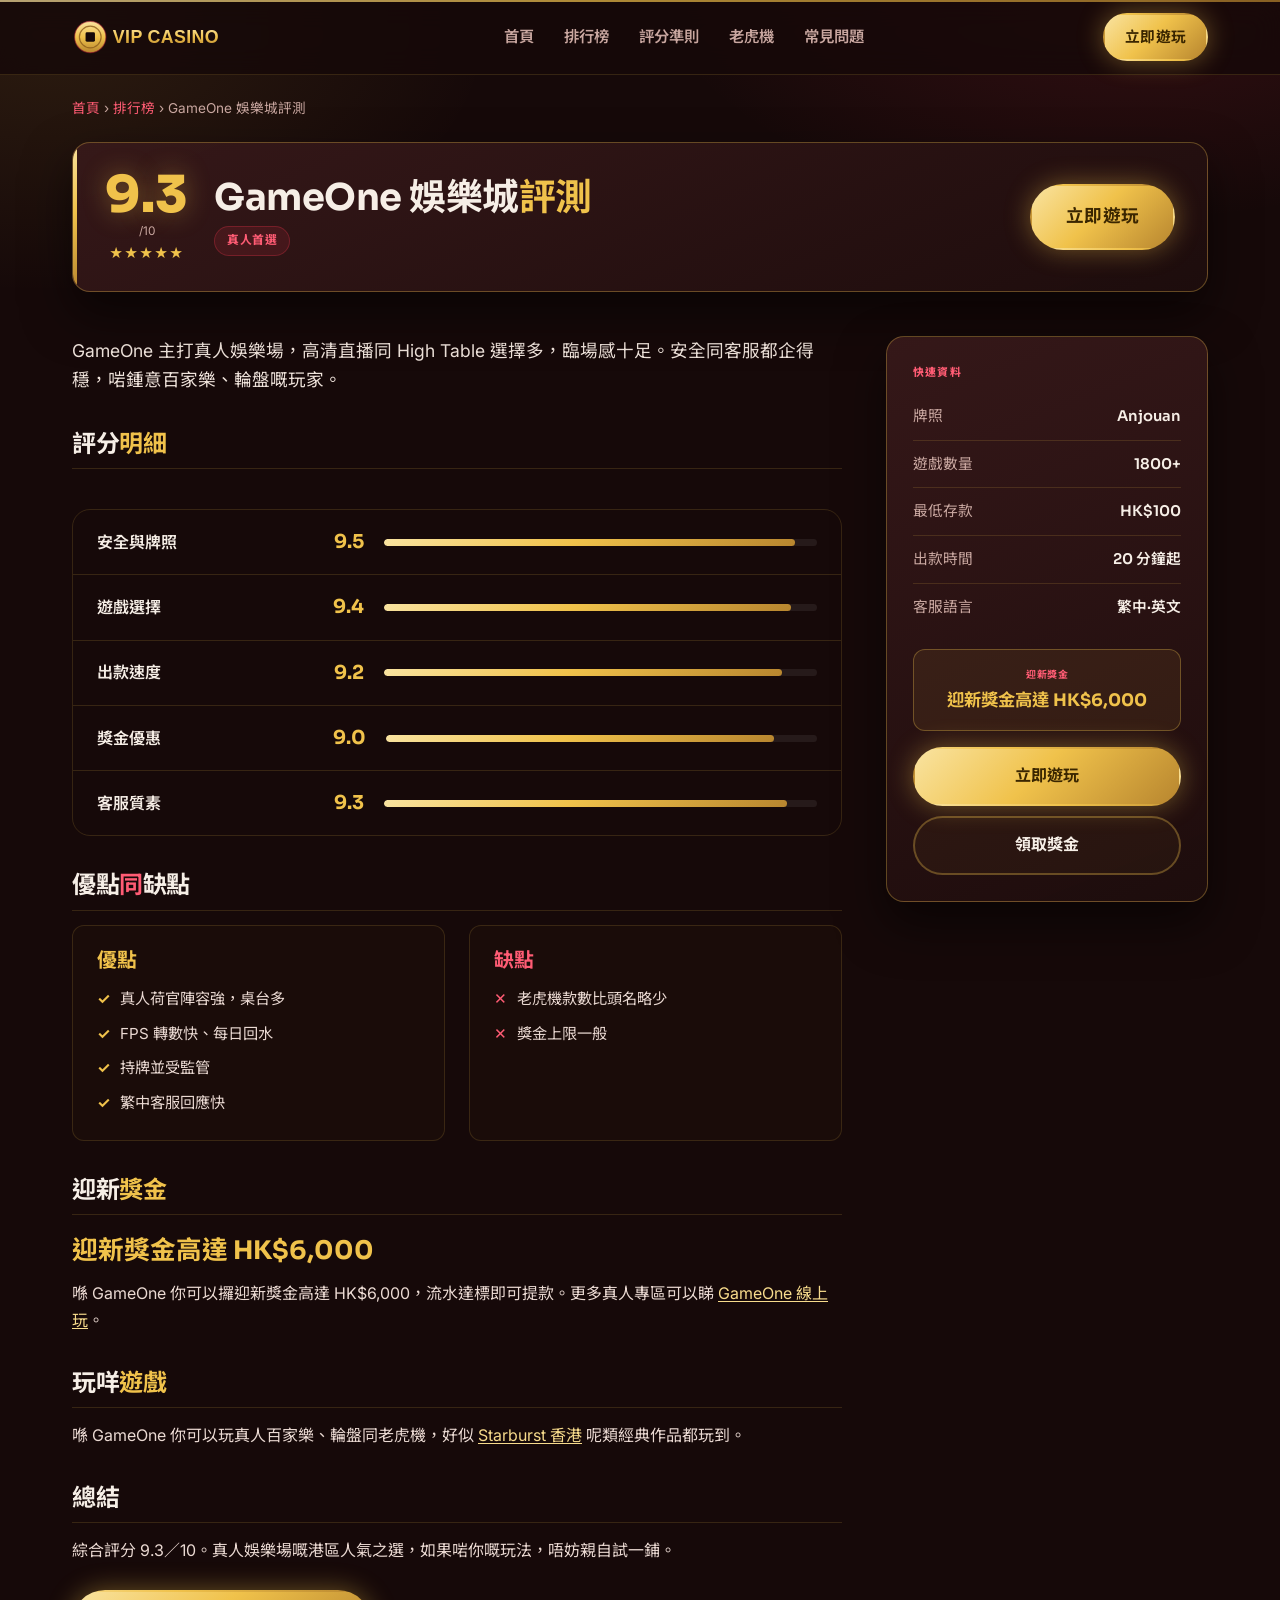
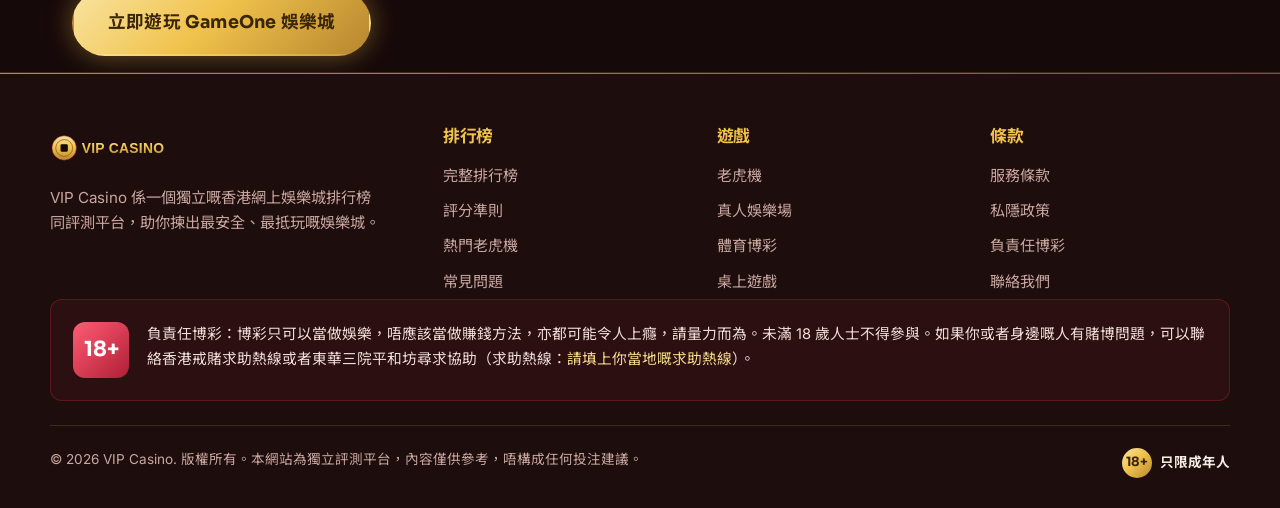
<file: reviews/gameone.html>
<!DOCTYPE html>
<html lang="zh-HK">
<head>
<meta charset="UTF-8">
<meta name="viewport" content="width=device-width, initial-scale=1.0">
<title>GameOne 娛樂城評測 2026｜評分 9.3／10 · 快速資料同獎金實測</title>
<meta name="description" content="GameOne 娛樂城評測：真人娛樂場嘅港區人氣之選，整體評分 9.3／10。快速資料側欄、五項評分、優點缺點、迎新獎金同可玩遊戲一覽。">
<meta name="robots" content="index, follow">
<link rel="icon" type="image/svg+xml" href="../favicon.svg">
<link rel="preconnect" href="https://fonts.googleapis.com"><link rel="preconnect" href="https://fonts.gstatic.com" crossorigin><link href="https://fonts.googleapis.com/css2?family=Sora:wght@400;600;700;800&family=Inter:wght@400;500;600&family=Noto+Sans+HK:wght@400;500;700;900&display=swap" rel="stylesheet">
<link rel="stylesheet" href="../style.css">
</head>
<body>
<header class="site-header"><div class="container"><nav class="nav">
      <a class="brand" href="../index.html" aria-label="VIP Casino 首頁"><img src="../logo.svg" alt="VIP Casino 標誌" width="150" height="40"></a>
      <input type="checkbox" id="nav-toggle" class="nav-toggle" hidden>
      <label class="hamburger" for="nav-toggle" aria-label="開啟選單"><span></span><span></span><span></span></label>
      <ul class="nav-links"><li><a href="../index.html#top">首頁</a></li><li><a href="../index.html#toplist">排行榜</a></li><li><a href="../index.html#criteria">評分準則</a></li><li><a href="../index.html#slots">老虎機</a></li><li><a href="../index.html#faq">常見問題</a></li></ul>
      <div class="nav-cta"><a class="btn btn-gold" href="../play-and-win/" target="_blank" rel="nofollow noopener">立即遊玩</a></div>
    </nav></div></header>
<div class="container">
  <div class="breadcrumb"><a href="../index.html">首頁</a> › <a href="../index.html#toplist">排行榜</a> › GameOne 娛樂城評測</div>

  <div class="rev-bar">
    <div class="bscore"><b>9.3</b><small>/10</small><div class="stars">★★★★★</div></div>
    <div><h1>GameOne 娛樂城<span class="g">評測</span></h1><span class="rb-ribbon">真人首選</span></div>
    <a class="btn btn-gold btn-lg" href="../play-and-win/promotions/" target="_blank" rel="nofollow noopener">立即遊玩</a>
  </div>

  <div class="rev-layout">
    <div class="rev-main">
      <p class="rev-lead">GameOne 主打真人娛樂場，高清直播同 High Table 選擇多，臨場感十足。安全同客服都企得穩，啱鍾意百家樂、輪盤嘅玩家。</p>

      <h2>評分<span class="g">明細</span></h2>
      <div class="scoretable"><div class="r"><span class="nm">安全與牌照</span><span class="vl">9.5</span><div class="track"><span style="width:95.0%"></span></div></div><div class="r"><span class="nm">遊戲選擇</span><span class="vl">9.4</span><div class="track"><span style="width:94.0%"></span></div></div><div class="r"><span class="nm">出款速度</span><span class="vl">9.2</span><div class="track"><span style="width:92.0%"></span></div></div><div class="r"><span class="nm">獎金優惠</span><span class="vl">9.0</span><div class="track"><span style="width:90.0%"></span></div></div><div class="r"><span class="nm">客服質素</span><span class="vl">9.3</span><div class="track"><span style="width:93.0%"></span></div></div></div>

      <h2>優點<span class="r">同</span>缺點</h2>
      <div class="proscons"><div class="prosbox"><h3>優點</h3><ul><li>真人荷官陣容強，桌台多</li><li>FPS 轉數快、每日回水</li><li>持牌並受監管</li><li>繁中客服回應快</li></ul></div><div class="consbox"><h3>缺點</h3><ul><li>老虎機款數比頭名略少</li><li>獎金上限一般</li></ul></div></div>

      <h2>迎新<span class="g">獎金</span></h2>
      <div class="amt-line">迎新獎金高達 HK$6,000</div>
      <p>喺 GameOne 你可以攞迎新獎金高達 HK$6,000，流水達標即可提款。更多真人專區可以睇 <a href="https://gameone-hongkong.com" target="_blank" rel="noopener">GameOne 線上玩</a>。</p>

      <h2>玩咩<span class="g">遊戲</span></h2>
      <p>喺 GameOne 你可以玩真人百家樂、輪盤同老虎機，好似 <a href="https://starbursthg.com" target="_blank" rel="noopener">Starburst 香港</a> 呢類經典作品都玩到。</p>

      <h2>總結</h2>
      <p>綜合評分 9.3／10。真人娛樂場嘅港區人氣之選，如果啱你嘅玩法，唔妨親自試一鋪。</p>
      <div class="end-cta"><a class="btn btn-gold btn-lg" href="../play-and-win/promotions/" target="_blank" rel="nofollow noopener">立即遊玩 GameOne 娛樂城</a></div>
    </div>

    <aside class="rev-side">
      <div class="side-card">
        <div class="st">快速資料</div>
        <ul class="side-facts"><li>牌照<b>Anjouan</b></li><li>遊戲數量<b>1800+</b></li><li>最低存款<b>HK$100</b></li><li>出款時間<b>20 分鐘起</b></li><li>客服語言<b>繁中·英文</b></li></ul>
        <div class="side-bonus"><span>迎新獎金</span><b>迎新獎金高達 HK$6,000</b></div>
        <a class="btn btn-gold" href="../play-and-win/promotions/" target="_blank" rel="nofollow noopener">立即遊玩</a>
        <a class="btn btn-outline" href="../play-and-win/promotions/" target="_blank" rel="nofollow noopener">領取獎金</a>
      </div>
    </aside>
  </div>
</div>

<footer class="site-footer"><div class="container footer-inner">
    <div class="footer-top">
      <div class="footer-brand"><img src="../logo.svg" alt="VIP Casino 標誌" width="150" height="42"><p>VIP Casino 係一個獨立嘅香港網上娛樂城排行榜同評測平台，助你揀出最安全、最抵玩嘅娛樂城。</p></div>
      <div class="footer-col"><h4>排行榜</h4><a href="../index.html#toplist">完整排行榜</a><a href="../index.html#criteria">評分準則</a><a href="../index.html#slots">熱門老虎機</a><a href="../index.html#faq">常見問題</a></div>
      <div class="footer-col"><h4>遊戲</h4><a href="../index.html#slots">老虎機</a><a href="#">真人娛樂場</a><a href="#">體育博彩</a><a href="#">桌上遊戲</a></div>
      <div class="footer-col"><h4>條款</h4><a href="#">服務條款</a><a href="#">私隱政策</a><a href="#">負責任博彩</a><a href="#">聯絡我們</a></div>
    </div>
    <div class="rg-block"><span class="rg-badge">18+</span><p>負責任博彩：博彩只可以當做娛樂，唔應該當做賺錢方法，亦都可能令人上癮，請量力而為。未滿 18 歲人士不得參與。如果你或者身邊嘅人有賭博問題，可以聯絡香港戒賭求助熱線或者東華三院平和坊尋求協助（求助熱線：<a href="#">請填上你當地嘅求助熱線</a>）。</p></div>
    <div class="footer-legal"><span>© 2026 VIP Casino. 版權所有。本網站為獨立評測平台，內容僅供參考，唔構成任何投注建議。</span><span class="b18"><span class="n">18+</span>只限成年人</span></div>
  </div></footer>
</body>
</html>
</file>
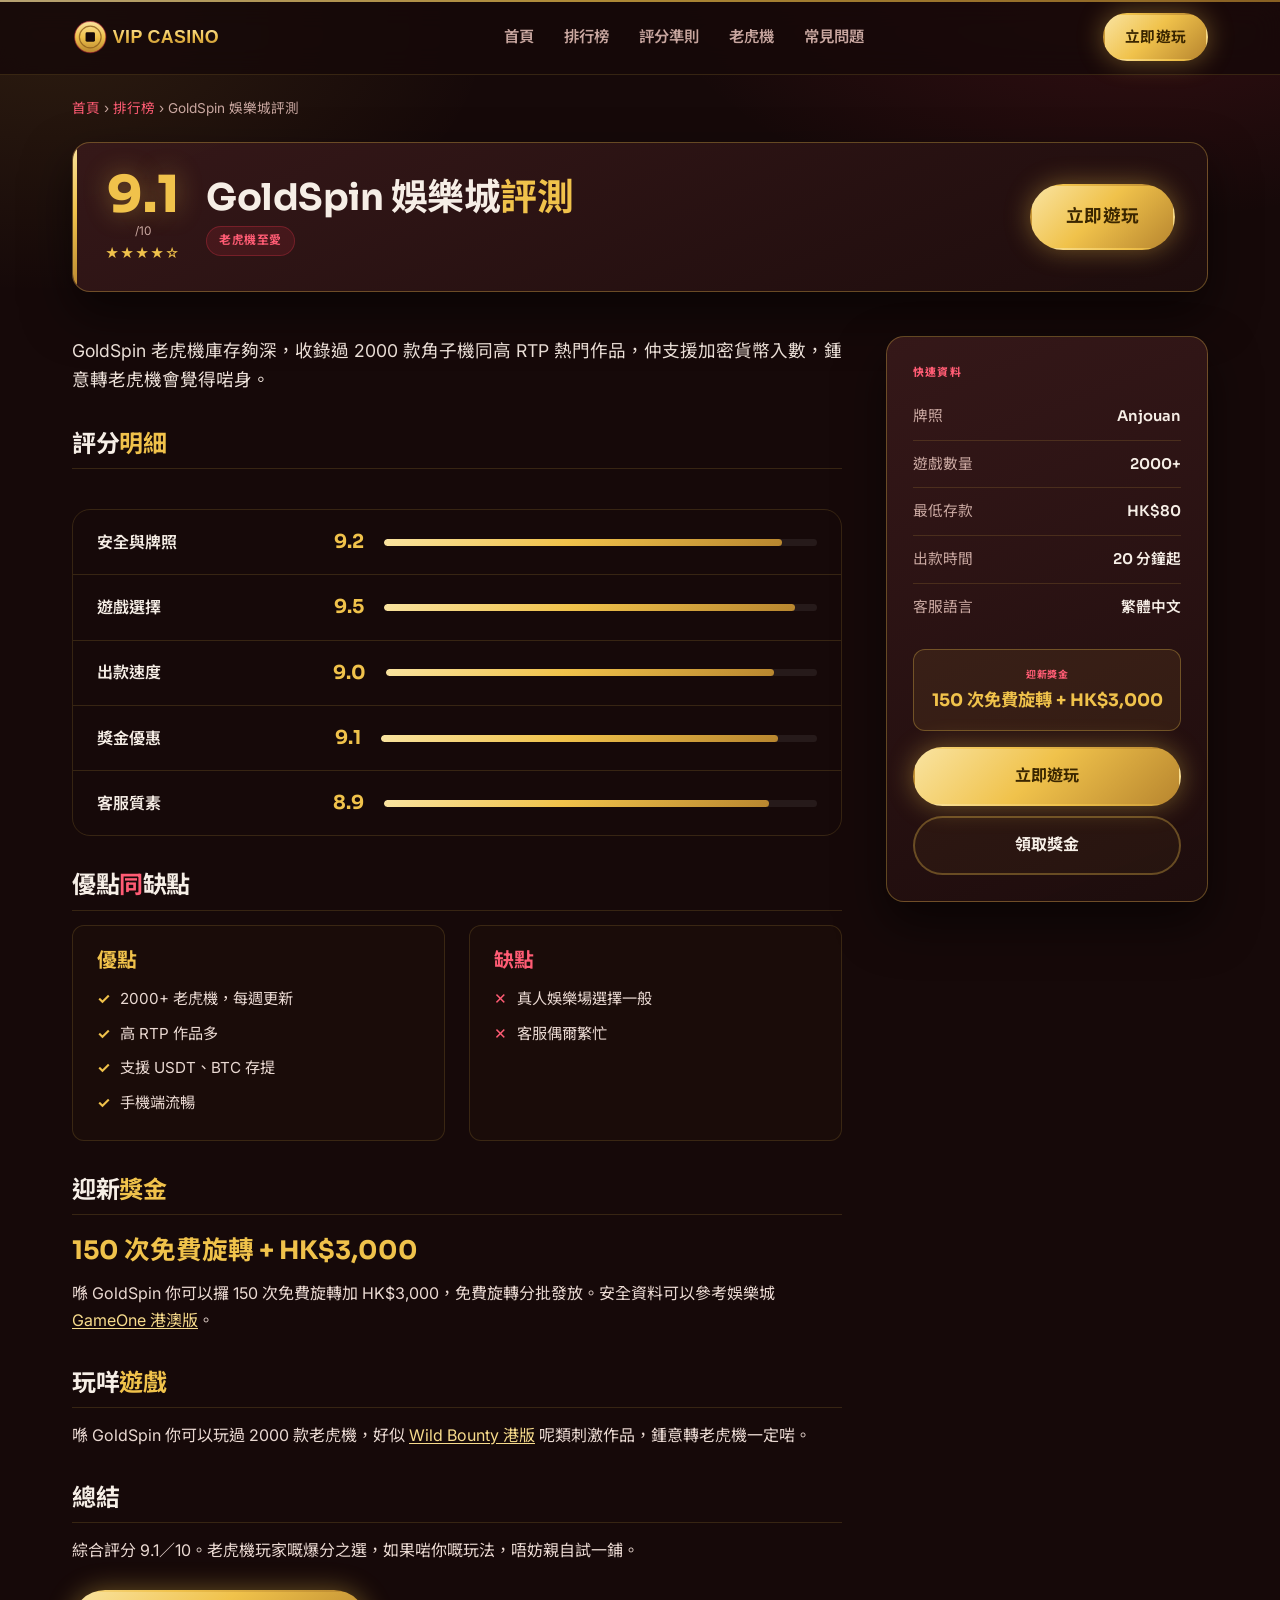
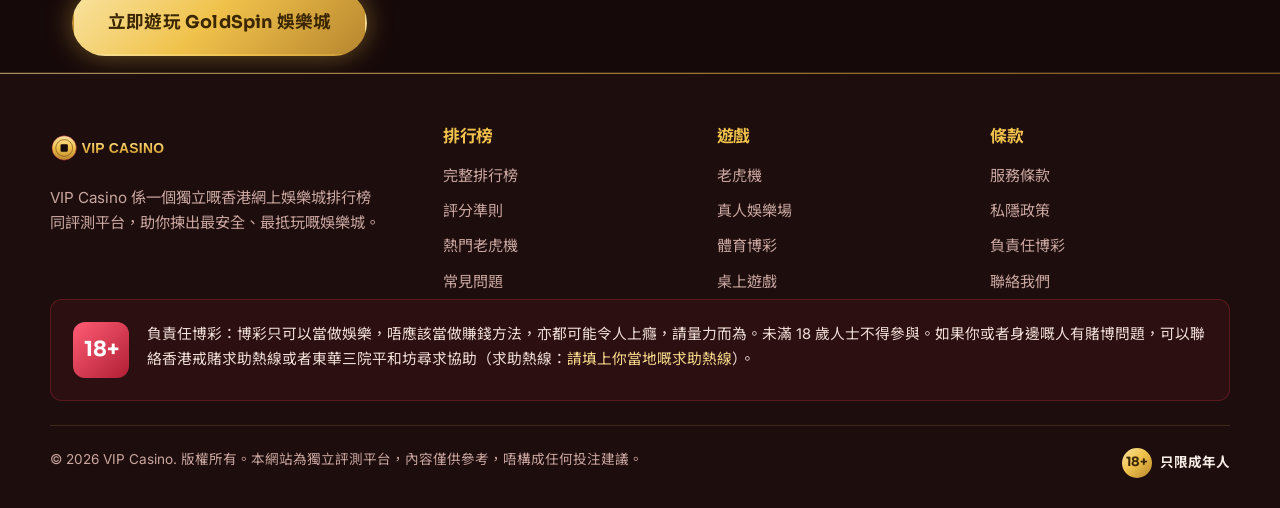
<file: reviews/goldspin.html>
<!DOCTYPE html>
<html lang="zh-HK">
<head>
<meta charset="UTF-8">
<meta name="viewport" content="width=device-width, initial-scale=1.0">
<title>GoldSpin 娛樂城評測 2026｜評分 9.1／10 · 快速資料同獎金實測</title>
<meta name="description" content="GoldSpin 娛樂城評測：老虎機玩家嘅爆分之選，整體評分 9.1／10。快速資料側欄、五項評分、優點缺點、迎新獎金同可玩遊戲一覽。">
<meta name="robots" content="index, follow">
<link rel="icon" type="image/svg+xml" href="../favicon.svg">
<link rel="preconnect" href="https://fonts.googleapis.com"><link rel="preconnect" href="https://fonts.gstatic.com" crossorigin><link href="https://fonts.googleapis.com/css2?family=Sora:wght@400;600;700;800&family=Inter:wght@400;500;600&family=Noto+Sans+HK:wght@400;500;700;900&display=swap" rel="stylesheet">
<link rel="stylesheet" href="../style.css">
</head>
<body>
<header class="site-header"><div class="container"><nav class="nav">
      <a class="brand" href="../index.html" aria-label="VIP Casino 首頁"><img src="../logo.svg" alt="VIP Casino 標誌" width="150" height="40"></a>
      <input type="checkbox" id="nav-toggle" class="nav-toggle" hidden>
      <label class="hamburger" for="nav-toggle" aria-label="開啟選單"><span></span><span></span><span></span></label>
      <ul class="nav-links"><li><a href="../index.html#top">首頁</a></li><li><a href="../index.html#toplist">排行榜</a></li><li><a href="../index.html#criteria">評分準則</a></li><li><a href="../index.html#slots">老虎機</a></li><li><a href="../index.html#faq">常見問題</a></li></ul>
      <div class="nav-cta"><a class="btn btn-gold" href="../play-and-win/" target="_blank" rel="nofollow noopener">立即遊玩</a></div>
    </nav></div></header>
<div class="container">
  <div class="breadcrumb"><a href="../index.html">首頁</a> › <a href="../index.html#toplist">排行榜</a> › GoldSpin 娛樂城評測</div>

  <div class="rev-bar">
    <div class="bscore"><b>9.1</b><small>/10</small><div class="stars">★★★★☆</div></div>
    <div><h1>GoldSpin 娛樂城<span class="g">評測</span></h1><span class="rb-ribbon">老虎機至愛</span></div>
    <a class="btn btn-gold btn-lg" href="../play-and-win/slots/" target="_blank" rel="nofollow noopener">立即遊玩</a>
  </div>

  <div class="rev-layout">
    <div class="rev-main">
      <p class="rev-lead">GoldSpin 老虎機庫存夠深，收錄過 2000 款角子機同高 RTP 熱門作品，仲支援加密貨幣入數，鍾意轉老虎機會覺得啱身。</p>

      <h2>評分<span class="g">明細</span></h2>
      <div class="scoretable"><div class="r"><span class="nm">安全與牌照</span><span class="vl">9.2</span><div class="track"><span style="width:92.0%"></span></div></div><div class="r"><span class="nm">遊戲選擇</span><span class="vl">9.5</span><div class="track"><span style="width:95.0%"></span></div></div><div class="r"><span class="nm">出款速度</span><span class="vl">9.0</span><div class="track"><span style="width:90.0%"></span></div></div><div class="r"><span class="nm">獎金優惠</span><span class="vl">9.1</span><div class="track"><span style="width:91.0%"></span></div></div><div class="r"><span class="nm">客服質素</span><span class="vl">8.9</span><div class="track"><span style="width:89.0%"></span></div></div></div>

      <h2>優點<span class="r">同</span>缺點</h2>
      <div class="proscons"><div class="prosbox"><h3>優點</h3><ul><li>2000+ 老虎機，每週更新</li><li>高 RTP 作品多</li><li>支援 USDT、BTC 存提</li><li>手機端流暢</li></ul></div><div class="consbox"><h3>缺點</h3><ul><li>真人娛樂場選擇一般</li><li>客服偶爾繁忙</li></ul></div></div>

      <h2>迎新<span class="g">獎金</span></h2>
      <div class="amt-line">150 次免費旋轉 + HK$3,000</div>
      <p>喺 GoldSpin 你可以攞 150 次免費旋轉加 HK$3,000，免費旋轉分批發放。安全資料可以參考娛樂城 <a href="https://gameone-play.com" target="_blank" rel="noopener">GameOne 港澳版</a>。</p>

      <h2>玩咩<span class="g">遊戲</span></h2>
      <p>喺 GoldSpin 你可以玩過 2000 款老虎機，好似 <a href="https://wildbountyshowdown-hongkong.com" target="_blank" rel="noopener">Wild Bounty 港版</a> 呢類刺激作品，鍾意轉老虎機一定啱。</p>

      <h2>總結</h2>
      <p>綜合評分 9.1／10。老虎機玩家嘅爆分之選，如果啱你嘅玩法，唔妨親自試一鋪。</p>
      <div class="end-cta"><a class="btn btn-gold btn-lg" href="../play-and-win/slots/" target="_blank" rel="nofollow noopener">立即遊玩 GoldSpin 娛樂城</a></div>
    </div>

    <aside class="rev-side">
      <div class="side-card">
        <div class="st">快速資料</div>
        <ul class="side-facts"><li>牌照<b>Anjouan</b></li><li>遊戲數量<b>2000+</b></li><li>最低存款<b>HK$80</b></li><li>出款時間<b>20 分鐘起</b></li><li>客服語言<b>繁體中文</b></li></ul>
        <div class="side-bonus"><span>迎新獎金</span><b>150 次免費旋轉 + HK$3,000</b></div>
        <a class="btn btn-gold" href="../play-and-win/slots/" target="_blank" rel="nofollow noopener">立即遊玩</a>
        <a class="btn btn-outline" href="../play-and-win/slots/" target="_blank" rel="nofollow noopener">領取獎金</a>
      </div>
    </aside>
  </div>
</div>

<footer class="site-footer"><div class="container footer-inner">
    <div class="footer-top">
      <div class="footer-brand"><img src="../logo.svg" alt="VIP Casino 標誌" width="150" height="42"><p>VIP Casino 係一個獨立嘅香港網上娛樂城排行榜同評測平台，助你揀出最安全、最抵玩嘅娛樂城。</p></div>
      <div class="footer-col"><h4>排行榜</h4><a href="../index.html#toplist">完整排行榜</a><a href="../index.html#criteria">評分準則</a><a href="../index.html#slots">熱門老虎機</a><a href="../index.html#faq">常見問題</a></div>
      <div class="footer-col"><h4>遊戲</h4><a href="../index.html#slots">老虎機</a><a href="#">真人娛樂場</a><a href="#">體育博彩</a><a href="#">桌上遊戲</a></div>
      <div class="footer-col"><h4>條款</h4><a href="#">服務條款</a><a href="#">私隱政策</a><a href="#">負責任博彩</a><a href="#">聯絡我們</a></div>
    </div>
    <div class="rg-block"><span class="rg-badge">18+</span><p>負責任博彩：博彩只可以當做娛樂，唔應該當做賺錢方法，亦都可能令人上癮，請量力而為。未滿 18 歲人士不得參與。如果你或者身邊嘅人有賭博問題，可以聯絡香港戒賭求助熱線或者東華三院平和坊尋求協助（求助熱線：<a href="#">請填上你當地嘅求助熱線</a>）。</p></div>
    <div class="footer-legal"><span>© 2026 VIP Casino. 版權所有。本網站為獨立評測平台，內容僅供參考，唔構成任何投注建議。</span><span class="b18"><span class="n">18+</span>只限成年人</span></div>
  </div></footer>
</body>
</html>
</file>
<file: style.css>
/* ==========================================================================
   Top Casinos Hong Kong  香港網上娛樂城排行榜
   Theme: Crimson & Gold ("Macau fortune") - dark maroon base, red + gold, bold sans.
   Deliberately distinct palette + type + layout from the two sister sites.
   ========================================================================== */

:root{
  --bg:#160909;
  --bg-2:#1E0D0D;
  --panel:#2A1213;
  --panel-2:#37191A;
  --line:rgba(240,194,75,.15);
  --line-2:rgba(240,194,75,.32);

  --red:#E8324B;
  --red-2:#FF5C74;
  --red-deep:#9E1B2E;
  --gold:#F0C24B;
  --gold-2:#F7DB8C;
  --gold-deep:#B8862F;

  --cream:#F6EEE6;
  --muted:#C9A7A0;

  --radius:12px;
  --radius-lg:18px;
  --radius-pill:999px;
  --shadow:0 22px 48px rgba(0,0,0,.55);
  --glow-gold:0 0 26px rgba(240,194,75,.4);
  --glow-red:0 0 24px rgba(232,50,75,.42);

  --grad-gold:linear-gradient(135deg,#F9E3A0 0%,#F0C24B 46%,#B8862F 100%);
  --grad-red:linear-gradient(135deg,#FF5C74 0%,#B01F35 100%);
  --grad-panel:linear-gradient(158deg,rgba(55,25,26,.94),rgba(30,13,13,.96));

  --font-display:'Sora','Noto Sans HK',system-ui,sans-serif;
  --font-body:'Inter','Noto Sans HK',system-ui,-apple-system,sans-serif;

  --max:1180px;
}

*,*::before,*::after{box-sizing:border-box;}
html{scroll-behavior:smooth;-webkit-text-size-adjust:100%;}
body{
  margin:0;font-family:var(--font-body);font-weight:400;line-height:1.68;color:var(--cream);
  background:var(--bg);overflow-x:hidden;
  background-image:
    radial-gradient(820px 460px at 88% -6%, rgba(232,50,75,.16), transparent 60%),
    radial-gradient(760px 460px at 4% 3%, rgba(240,194,75,.10), transparent 58%);
  background-attachment:fixed;
}
img{max-width:100%;display:block;height:auto;}
a{color:inherit;text-decoration:none;}
h1,h2,h3,h4{font-family:var(--font-display);margin:0;font-weight:700;line-height:1.14;letter-spacing:-.5px;}
p{margin:0 0 1rem;}
p:last-child{margin-bottom:0;}
ul{margin:0;padding:0;list-style:none;}
:focus-visible{outline:3px solid var(--gold);outline-offset:3px;border-radius:6px;}

.container{width:100%;max-width:var(--max);margin-inline:auto;padding-inline:22px;}
.section{padding:76px 0;position:relative;}
.section.alt{background:linear-gradient(180deg,var(--bg) 0%,var(--bg-2) 50%,var(--bg) 100%);}
.kicker{display:inline-block;font-family:var(--font-body);font-weight:800;letter-spacing:2px;text-transform:uppercase;
  font-size:.72rem;color:var(--red-2);margin-bottom:14px;}
.section-title{font-size:clamp(1.9rem,4.8vw,3rem);color:var(--cream);margin-bottom:14px;}
.section-title .g{color:var(--gold);}
.section-title .r{color:var(--red-2);}
.lead{color:var(--muted);font-size:1.06rem;max-width:660px;}
.head{max-width:740px;}
.head.center{margin-inline:auto;text-align:center;}
.head.center .lead{margin-inline:auto;}
.lead a{color:var(--gold-2);text-decoration:underline;text-underline-offset:2px;text-decoration-color:rgba(240,194,75,.4);}

/* buttons */
.btn{--fs:1rem;display:inline-flex;align-items:center;justify-content:center;gap:.5em;
  font-family:var(--font-display);font-weight:700;font-size:var(--fs);letter-spacing:.2px;
  padding:14px 28px;border-radius:var(--radius-pill);border:2px solid transparent;cursor:pointer;
  transition:transform .18s ease, box-shadow .25s ease, filter .2s ease;}
.btn:hover{transform:translateY(-2px);}
.btn-gold{color:#3a2600;background:var(--grad-gold);box-shadow:var(--glow-gold);}
.btn-gold:hover{filter:brightness(1.05);box-shadow:0 0 40px rgba(240,194,75,.7);}
.btn-red{color:#fff;background:var(--grad-red);box-shadow:var(--glow-red);}
.btn-outline{color:var(--cream);border-color:var(--line-2);background:rgba(240,194,75,.04);}
.btn-outline:hover{border-color:var(--gold);color:var(--gold-2);}
.btn-lg{--fs:1.1rem;padding:16px 34px;}
.section-cta{text-align:center;margin-top:36px;}

/* header */
.site-header{position:sticky;top:0;z-index:50;background:rgba(22,9,9,.84);backdrop-filter:blur(14px);border-bottom:1px solid var(--line);}
.site-header::before{content:"";position:absolute;top:0;left:0;right:0;height:2px;background:var(--grad-gold);opacity:.7;}
.nav{display:flex;align-items:center;gap:26px;height:74px;}
.brand{display:flex;align-items:center;gap:10px;flex-shrink:0;}
.brand img{height:40px;width:auto;}
.nav-links{display:flex;align-items:center;gap:26px;margin-inline:auto;}
.nav-links li{display:flex;align-items:center;}
.nav-links a,.nav-link-btn{font-family:var(--font-display);font-weight:600;font-size:.96rem;color:var(--muted);
  padding:6px 2px;position:relative;transition:color .18s ease;display:inline-flex;align-items:center;gap:5px;line-height:1;cursor:pointer;}
.nav-links a::after,.nav-link-btn::after{content:"";position:absolute;left:0;bottom:-2px;height:2px;width:0;background:var(--grad-red);transition:width .22s ease;border-radius:2px;}
.nav-links a:hover,.nav-link-btn:hover{color:var(--cream);}
.nav-links a:hover::after,.nav-link-btn:hover::after{width:100%;}
.nav-link-btn .caret{font-size:.7rem;}
.nav-cta .btn{padding:10px 20px;--fs:.92rem;}
.nav-toggle{display:none;}
.hamburger{display:none;flex-direction:column;gap:5px;cursor:pointer;padding:10px;margin-left:auto;}
.hamburger span{width:26px;height:2px;background:var(--cream);border-radius:2px;transition:.25s;}

/* hero */
.hero{position:relative;padding:88px 0 76px;overflow:hidden;
  background:linear-gradient(180deg,rgba(22,9,9,.5),rgba(22,9,9,.82) 60%,var(--bg)),
    radial-gradient(900px 460px at 76% 26%, rgba(232,50,75,.24), transparent 62%),
    url('images/hero-bg.webp') center 26% / cover no-repeat, var(--bg);}
.hero-inner{max-width:760px;position:relative;z-index:2;}
.hero h1{font-size:clamp(2.3rem,6vw,4.2rem);color:var(--cream);margin-bottom:18px;letter-spacing:-1px;}
.hero h1 .g{color:var(--gold);} .hero h1 .r{color:var(--red-2);}
.hero-sub{font-size:clamp(1.02rem,2vw,1.2rem);color:#F0E4DC;max-width:600px;margin-bottom:26px;}
.hero-sub b{color:var(--gold-2);font-weight:700;}
.hero-actions{display:flex;flex-wrap:wrap;gap:14px;}
.hero-fine{margin-top:16px;font-size:.84rem;color:var(--muted);}
/* stat strip (hero signature) */
.stat-strip{display:grid;grid-template-columns:repeat(auto-fit,minmax(150px,1fr));gap:1px;
  background:var(--line-2);border:1px solid var(--line-2);border-radius:var(--radius-lg);overflow:hidden;margin-top:38px;position:relative;z-index:2;}
.stat{background:rgba(22,9,9,.72);padding:22px 18px;text-align:center;}
.stat .sv{font-family:var(--font-display);font-weight:700;font-size:1.6rem;color:var(--gold);line-height:1;}
.stat .sl{font-family:var(--font-body);font-weight:600;letter-spacing:.6px;text-transform:uppercase;font-size:.66rem;color:var(--muted);margin-top:7px;}

/* ---------------- TOPLIST as comparison table ---------------- */
.top-table{display:flex;flex-direction:column;gap:12px;margin-top:40px;}
.tt-row{display:grid;grid-template-columns:56px 1.5fr .8fr 1.3fr auto;gap:20px;align-items:center;
  background:var(--grad-panel);border:1px solid var(--line);border-radius:var(--radius-lg);padding:20px 24px;
  transition:transform .18s ease,border-color .2s ease,box-shadow .25s ease;position:relative;overflow:hidden;}
.tt-row:hover{transform:translateY(-3px);box-shadow:var(--shadow);}
.tt-row.top{border-color:var(--gold);box-shadow:0 0 28px rgba(240,194,75,.22),var(--shadow);}
.tt-row.top::after{content:"編輯之選";position:absolute;top:0;right:0;background:var(--grad-gold);color:#3a2600;
  font-family:var(--font-display);font-weight:700;font-size:.66rem;letter-spacing:.5px;padding:4px 14px;border-radius:0 0 0 10px;}
/* rank seal */
.tt-seal{width:52px;height:52px;border-radius:50%;display:grid;place-items:center;flex-shrink:0;
  background:var(--grad-red);box-shadow:var(--glow-red);border:2px solid rgba(255,255,255,.15);
  font-family:var(--font-display);font-weight:800;font-size:1.5rem;color:#fff;}
.tt-row.top .tt-seal{background:var(--grad-gold);color:#3a2600;box-shadow:var(--glow-gold);}
.tt-name{font-family:var(--font-display);font-weight:700;font-size:1.35rem;color:var(--cream);line-height:1.1;}
.tt-tags{display:flex;flex-wrap:wrap;gap:6px;margin-top:8px;}
.tt-tags span{font-size:.76rem;color:#EAD9D2;padding:3px 9px;border-radius:99px;background:rgba(240,194,75,.08);border:1px solid var(--line);}
.tt-rate{text-align:center;}
.tt-rate b{font-family:var(--font-display);font-weight:700;font-size:2rem;color:var(--gold);line-height:1;}
.tt-rate small{display:block;color:var(--muted);font-size:.72rem;margin-top:2px;}
.tt-rate .stars{color:var(--gold);font-size:.8rem;letter-spacing:1px;}
.tt-bonus{color:#EAD9D2;font-size:.92rem;line-height:1.4;}
.tt-bonus b{color:var(--gold-2);}
.tt-cta{display:flex;flex-direction:column;gap:7px;align-items:stretch;min-width:150px;}
.tt-cta .btn{width:100%;}
.tt-cta .rev{font-size:.8rem;color:var(--red-2);text-align:center;text-decoration:underline;text-underline-offset:2px;}

/* ---------------- criteria as weighted methodology ---------------- */
.crit-grid{display:grid;grid-template-columns:repeat(auto-fit,minmax(200px,1fr));gap:18px;margin-top:40px;}
.crit-card{background:var(--grad-panel);border:1px solid var(--line);border-radius:var(--radius);padding:26px 22px;
  transition:transform .18s ease,border-color .2s ease;}
.crit-card:hover{transform:translateY(-4px);border-color:var(--line-2);}
.crit-card .cw{font-family:var(--font-display);font-weight:700;font-size:2.2rem;color:var(--gold);line-height:1;}
.crit-card h3{font-size:1.14rem;color:var(--cream);margin:10px 0 5px;}
.crit-card p{color:var(--muted);font-size:.9rem;margin:0;}

/* ---------------- bonuses list ---------------- */
.bonus-list{display:grid;grid-template-columns:repeat(auto-fit,minmax(250px,1fr));gap:18px;margin-top:40px;}
.bcard{background:var(--grad-panel);border:1px solid var(--line);border-radius:var(--radius-lg);padding:26px 24px;
  transition:transform .18s ease,border-color .2s ease;}
.bcard:hover{transform:translateY(-5px);border-color:var(--line-2);}
.bcard .bt{font-family:var(--font-body);font-weight:800;letter-spacing:1px;text-transform:uppercase;font-size:.68rem;color:var(--red-2);margin-bottom:10px;}
.bcard .bv{font-family:var(--font-display);font-weight:700;font-size:1.8rem;color:var(--gold);line-height:1.05;margin-bottom:8px;}
.bcard p{color:var(--muted);font-size:.92rem;margin:0;}
.bcard p a{color:var(--gold-2);text-decoration:underline;text-underline-offset:2px;}

/* ---------------- slots as rows ---------------- */
.slot-rows{display:flex;flex-direction:column;gap:12px;margin-top:40px;}
.srow{display:grid;grid-template-columns:auto 1fr auto;gap:20px;align-items:center;
  background:rgba(240,194,75,.03);border:1px solid var(--line);border-radius:var(--radius);padding:18px 22px;
  transition:transform .18s ease,border-color .2s ease;}
.srow:hover{transform:translateX(4px);border-color:var(--line-2);}
.srow .sthumb{width:56px;height:56px;border-radius:12px;background-size:cover;background-position:center;flex-shrink:0;
  background-color:var(--panel);border:1px solid var(--line-2);}
.srow.g1 .sthumb{background-image:linear-gradient(135deg,rgba(232,50,75,.3),rgba(240,194,75,.3)),url('images/slot-1.webp');}
.srow.g2 .sthumb{background-image:linear-gradient(135deg,rgba(240,194,75,.25),rgba(158,27,46,.35)),url('images/slot-2.webp');}
.srow.g3 .sthumb{background-image:linear-gradient(135deg,rgba(232,50,75,.25),rgba(240,194,75,.3)),url('images/slot-3.webp');}
.srow .sinfo h3{font-size:1.2rem;color:var(--cream);margin-bottom:2px;}
.srow .sinfo .sp{font-family:var(--font-body);font-size:.8rem;color:var(--muted);}
.srow .sinfo p{color:var(--muted);font-size:.9rem;margin:6px 0 0;}
.srow .sinfo p a{color:var(--gold-2);text-decoration:underline;text-underline-offset:2px;}
.srow .srtp{font-family:var(--font-display);font-weight:700;color:var(--gold);font-size:1.05rem;white-space:nowrap;text-align:right;}
.srow .srtp small{display:block;font-family:var(--font-body);font-weight:600;color:var(--muted);font-size:.66rem;letter-spacing:.5px;}

/* ---------------- live ---------------- */
.live-grid{display:grid;grid-template-columns:1fr 1fr;gap:22px;margin-top:40px;}
.live{position:relative;min-height:270px;border-radius:var(--radius-lg);overflow:hidden;border:1px solid var(--line-2);
  display:flex;flex-direction:column;justify-content:flex-end;padding:28px;isolation:isolate;transition:transform .2s ease,box-shadow .25s ease;}
.live::after{content:"";position:absolute;inset:0;z-index:-2;background-size:cover;background-position:center;transition:transform .5s ease;}
.live.baccarat::after{background-image:url('images/live-baccarat.webp');}
.live.roulette::after{background-image:url('images/live-roulette.webp');}
.live::before{content:"";position:absolute;inset:0;z-index:-1;background:linear-gradient(180deg,rgba(22,9,9,.1),rgba(22,9,9,.5) 50%,rgba(22,9,9,.94));}
.live:hover{transform:translateY(-5px);box-shadow:var(--shadow);}
.live:hover::after{transform:scale(1.07);}
.live h3{font-size:1.6rem;color:var(--cream);margin-bottom:6px;text-shadow:0 2px 14px rgba(0,0,0,.6);}
.live p{color:#EAD9D2;font-size:.94rem;margin:0;text-shadow:0 1px 10px rgba(0,0,0,.6);}
.live p a{color:var(--gold-2);text-decoration:underline;text-underline-offset:2px;}

/* ---------------- payments ---------------- */
.pay-grid{display:grid;grid-template-columns:repeat(auto-fit,minmax(140px,1fr));gap:14px;margin-top:40px;}
.pchip{display:flex;flex-direction:column;align-items:center;gap:8px;text-align:center;padding:20px 12px;
  border-radius:var(--radius);background:rgba(240,194,75,.03);border:1px solid var(--line);transition:transform .18s ease,border-color .2s ease;}
.pchip:hover{transform:translateY(-3px);border-color:var(--line-2);}
.pchip svg{width:28px;height:28px;stroke:var(--gold);}
.pchip span{font-family:var(--font-display);font-weight:600;font-size:.88rem;color:var(--cream);}
.pay-note{margin-top:26px;text-align:center;color:var(--muted);font-size:.98rem;}
.pay-note a{color:var(--gold-2);text-decoration:underline;text-underline-offset:2px;}

/* ---------------- faq ---------------- */
.faq-list{max-width:840px;margin:40px auto 0;display:flex;flex-direction:column;gap:14px;}
.faq-item{border-radius:var(--radius);background:rgba(240,194,75,.03);border:1px solid var(--line);overflow:hidden;transition:border-color .2s ease;}
.faq-item[open]{border-color:var(--line-2);}
.faq-item summary{list-style:none;cursor:pointer;padding:20px 24px;display:flex;align-items:center;gap:14px;
  font-family:var(--font-display);font-weight:700;font-size:1.16rem;color:var(--cream);}
.faq-item summary::-webkit-details-marker{display:none;}
.faq-item summary .q{width:26px;height:26px;border-radius:8px;display:grid;place-items:center;background:var(--grad-red);color:#fff;font-size:.85rem;font-weight:700;flex-shrink:0;}
.faq-item summary .chev{margin-left:auto;transition:transform .22s ease;stroke:var(--gold);width:20px;height:20px;}
.faq-item[open] summary .chev{transform:rotate(180deg);}
.faq-body{padding:0 24px 20px 64px;color:var(--muted);font-size:.98rem;}
.faq-body a{color:var(--gold-2);text-decoration:underline;text-underline-offset:2px;}

/* ---------------- footer ---------------- */
.site-footer{position:relative;background:var(--bg-2);border-top:1px solid var(--line);margin-top:16px;}
.site-footer::before{content:"";position:absolute;top:0;left:0;right:0;height:1px;background:var(--grad-gold);opacity:.6;}
.footer-inner{padding:54px 0 30px;}
.footer-top{display:grid;grid-template-columns:1.5fr 1fr 1fr 1fr;gap:34px;}
.footer-brand img{height:42px;margin-bottom:16px;}
.footer-brand p{color:var(--muted);font-size:.95rem;max-width:330px;}
.footer-brand p a{color:var(--gold-2);text-decoration:underline;text-underline-offset:2px;}
.footer-col h4{font-family:var(--font-display);font-size:1.05rem;color:var(--gold);margin-bottom:12px;}
.footer-col a{display:block;color:var(--muted);font-size:.94rem;padding:5px 0;transition:color .18s ease;}
.footer-col a:hover{color:var(--cream);}
.footer-pay{display:flex;flex-wrap:wrap;gap:12px;align-items:center;margin:32px 0 24px;padding:22px 0;border-top:1px solid var(--line);border-bottom:1px solid var(--line);}
.footer-pay .lbl{font-family:var(--font-display);font-weight:700;color:var(--muted);font-size:.86rem;margin-right:6px;}
.pay-badge{font-family:var(--font-body);font-weight:600;font-size:.84rem;color:var(--cream);padding:8px 14px;border-radius:8px;background:rgba(240,194,75,.05);border:1px solid var(--line-2);}
.rg-block{display:flex;gap:18px;align-items:flex-start;padding:22px;border-radius:var(--radius);background:rgba(232,50,75,.07);border:1px solid rgba(232,50,75,.26);margin-bottom:24px;}
.rg-badge{flex-shrink:0;width:56px;height:56px;border-radius:12px;display:grid;place-items:center;font-family:var(--font-display);font-weight:700;font-size:1.3rem;color:#fff;background:var(--grad-red);}
.rg-block p{color:#EFDED7;font-size:.92rem;margin:0;line-height:1.7;}
.rg-block a{color:var(--gold-2);}
.footer-legal{display:flex;flex-wrap:wrap;justify-content:space-between;gap:14px;padding-top:22px;border-top:1px solid var(--line);color:var(--muted);font-size:.85rem;}
.footer-legal .b18{display:inline-flex;align-items:center;gap:8px;font-weight:700;color:var(--cream);}
.footer-legal .b18 .n{width:30px;height:30px;border-radius:50%;display:grid;place-items:center;background:var(--grad-gold);color:#3a2600;font-family:var(--font-display);font-weight:700;font-size:.8rem;}

/* ---------------- modal (crimson) ---------------- */
.modal-toggle{display:none;}
.modal-overlay{display:none;position:fixed;inset:0;z-index:100;align-items:center;justify-content:center;padding:20px;}
.modal-toggle:checked ~ .modal-overlay{display:flex;}
.modal-backdrop{position:absolute;inset:0;background:rgba(10,4,4,.82);backdrop-filter:blur(6px);cursor:pointer;}
.modal-box{position:relative;z-index:1;width:100%;max-width:520px;max-height:86vh;overflow:auto;
  background:linear-gradient(160deg,rgba(55,25,26,.98),rgba(22,9,9,.99));border:1px solid var(--line-2);border-radius:var(--radius-lg);padding:30px;box-shadow:0 30px 70px rgba(0,0,0,.6);}
.modal-box::before{content:"";position:absolute;top:0;left:0;right:0;height:2px;background:var(--grad-gold);opacity:.7;}
.modal-box h3{font-family:var(--font-display);font-size:1.5rem;color:var(--cream);margin:0 0 4px;}
.modal-box .msub{color:var(--muted);font-size:.9rem;margin-bottom:20px;}
.modal-close{position:absolute;top:16px;right:18px;cursor:pointer;color:var(--muted);font-size:1.1rem;width:32px;height:32px;display:grid;place-items:center;border-radius:8px;border:1px solid var(--line);}
.modal-close:hover{color:var(--cream);border-color:var(--line-2);}
.modal-list{display:flex;flex-direction:column;gap:10px;}
.modal-row{display:grid;grid-template-columns:auto 1fr auto auto;gap:14px;align-items:center;padding:14px 16px;border-radius:var(--radius);background:rgba(240,194,75,.03);border:1px solid var(--line);transition:transform .15s ease,border-color .2s ease;}
.modal-row:hover{transform:translateX(3px);border-color:var(--line-2);}
.mr-rank{width:30px;height:30px;border-radius:8px;display:grid;place-items:center;font-family:var(--font-display);font-weight:700;color:#fff;background:var(--grad-red);font-size:.95rem;}
.modal-row.top .mr-rank{background:var(--grad-gold);color:#3a2600;}
.mr-name{font-family:var(--font-display);font-weight:700;color:var(--cream);font-size:1.05rem;line-height:1.15;}
.mr-name small{display:block;font-family:var(--font-body);font-weight:500;color:var(--muted);font-size:.72rem;}
.mr-score{font-family:var(--font-display);font-weight:700;color:var(--gold);font-size:1.2rem;}
.mr-go{font-family:var(--font-display);font-weight:600;color:var(--red-2);font-size:.86rem;white-space:nowrap;}

/* ---------------- review pages ---------------- */
.breadcrumb{font-size:.85rem;color:var(--muted);padding-top:22px;}
.breadcrumb a{color:var(--red-2);}
.rev-head{display:grid;grid-template-columns:1fr auto;gap:32px;align-items:center;padding:34px 0 6px;}
.rev-head h1{font-size:clamp(1.9rem,4.6vw,3rem);color:var(--cream);margin-bottom:12px;}
.rev-head h1 .g{color:var(--gold);}
.rev-head p{color:#EAD9D2;}
.rev-seal{width:120px;height:120px;border-radius:50%;display:grid;place-items:center;flex-shrink:0;text-align:center;
  background:radial-gradient(circle at 50% 40%,rgba(240,194,75,.16),transparent 70%);border:2px solid var(--gold);box-shadow:var(--glow-gold);}
.rev-seal b{font-family:var(--font-display);font-weight:700;font-size:2.4rem;color:var(--gold);line-height:1;}
.rev-seal small{font-size:.72rem;color:var(--muted);}
.rev-seal .stars{color:var(--gold);font-size:.85rem;letter-spacing:1px;margin-top:2px;}
.scoretable{border:1px solid var(--line);border-radius:var(--radius-lg);overflow:hidden;margin-top:40px;}
.scoretable .r{display:grid;grid-template-columns:1fr auto 2fr;gap:20px;align-items:center;padding:16px 24px;border-bottom:1px solid var(--line);}
.scoretable .r:last-child{border-bottom:0;}
.scoretable .r .nm{color:var(--cream);font-weight:600;}
.scoretable .r .vl{font-family:var(--font-display);font-weight:700;color:var(--gold);font-size:1.2rem;}
.scoretable .r .track{height:7px;border-radius:99px;background:rgba(255,255,255,.07);overflow:hidden;}
.scoretable .r .track span{display:block;height:100%;background:var(--grad-gold);border-radius:99px;}
.proscons{display:grid;grid-template-columns:1fr 1fr;gap:24px;margin-top:14px;}
.prosbox,.consbox{padding:24px;border-radius:var(--radius);border:1px solid var(--line);background:rgba(240,194,75,.02);}
.prosbox h3,.consbox h3{font-size:1.24rem;margin-bottom:14px;}
.prosbox h3{color:var(--gold);} .consbox h3{color:var(--red-2);}
.prosbox li,.consbox li{display:flex;gap:10px;margin-bottom:9px;color:#EAD9D2;font-size:.95rem;}
.prosbox li:last-child,.consbox li:last-child{margin-bottom:0;}
.prosbox li::before{content:"\2713";color:var(--gold);font-weight:700;flex-shrink:0;}
.consbox li::before{content:"\2715";color:var(--red-2);font-weight:700;flex-shrink:0;}
.rev-panel{background:var(--grad-panel);border:1px solid var(--line-2);border-radius:var(--radius-lg);padding:30px;box-shadow:var(--shadow);margin-top:14px;}
.rev-panel .amt{font-family:var(--font-display);font-weight:700;font-size:2rem;color:var(--gold);line-height:1.1;margin-bottom:6px;}
.rev-panel p,.rev-games p{color:#EAD9D2;}
.rev-panel p a,.rev-games p a{color:var(--gold-2);text-decoration:underline;text-underline-offset:2px;}
.rev-cta{text-align:center;margin-top:20px;}

/* animations + responsive */
@keyframes glow{0%,100%{box-shadow:var(--glow-gold);}50%{box-shadow:0 0 40px rgba(240,194,75,.65);}}
.tt-row.top .tt-seal{animation:glow 3.4s ease-in-out infinite;}
@media (max-width:900px){
  .footer-top{grid-template-columns:1fr 1fr;gap:26px;}
  .rev-head{grid-template-columns:1fr;gap:20px;}
}
@media (max-width:760px){
  .tt-row{grid-template-columns:auto 1fr;gap:14px;}
  .tt-rate,.tt-bonus{grid-column:1 / -1;}
  .tt-cta{grid-column:1 / -1;min-width:0;}
  .tt-rate{display:flex;align-items:center;gap:14px;text-align:left;}
  .tt-rate b{font-size:1.5rem;}
  .live-grid,.proscons{grid-template-columns:1fr;}
}
@media (max-width:620px){
  .section{padding:56px 0;}
  .nav-links{position:fixed;top:74px;left:0;right:0;flex-direction:column;gap:0;background:rgba(24,11,11,.98);backdrop-filter:blur(16px);border-bottom:1px solid var(--line);padding:8px 22px 20px;transform:translateY(-150%);transition:transform .3s ease;margin:0;}
  .nav-links a{padding:14px 4px;border-bottom:1px solid var(--line);font-size:1.05rem;}
  .nav-links a::after{display:none;}
  .nav-cta{display:none;}
  .nav-toggle:checked ~ .nav-links{transform:translateY(0);}
  .hamburger{display:flex;}
  .footer-top{grid-template-columns:1fr;}
  .srow{grid-template-columns:auto 1fr;}
  .srow .srtp{grid-column:1 / -1;text-align:left;}
  .rg-block{flex-direction:column;gap:12px;}
}
@media (prefers-reduced-motion:reduce){*{animation:none !important;transition:none !important;scroll-behavior:auto !important;}}

/* ==========================================================================
   REVIEW PAGES v2 - distinct layout: horizontal scorebar + 2-col with sticky sidebar
   (structurally different from both sister sites' review pages)
   ========================================================================== */
.rev-bar{display:grid;grid-template-columns:auto 1fr auto;gap:26px;align-items:center;
  background:var(--grad-panel);border:1px solid var(--line-2);border-radius:var(--radius-lg);
  padding:26px 32px;margin-top:22px;box-shadow:var(--shadow);position:relative;overflow:hidden;}
.rev-bar::before{content:"";position:absolute;left:0;top:0;bottom:0;width:4px;background:var(--grad-gold);}
.rev-bar .bscore{text-align:center;flex-shrink:0;}
.rev-bar .bscore b{font-family:var(--font-display);font-weight:800;font-size:3.2rem;color:var(--gold);line-height:1;text-shadow:var(--glow-gold);}
.rev-bar .bscore small{display:block;color:var(--muted);font-size:.74rem;margin-top:2px;}
.rev-bar .bscore .stars{color:var(--gold);letter-spacing:1px;font-size:.85rem;}
.rev-bar h1{font-size:clamp(1.5rem,3.4vw,2.3rem);color:var(--cream);margin-bottom:6px;}
.rev-bar h1 .g{color:var(--gold);}
.rev-bar .rb-ribbon{display:inline-block;font-family:var(--font-body);font-weight:700;letter-spacing:.5px;
  font-size:.74rem;color:var(--red-2);background:rgba(232,50,75,.12);border:1px solid rgba(232,50,75,.3);border-radius:99px;padding:4px 12px;}
.rev-bar .btn{white-space:nowrap;}

.rev-layout{display:grid;grid-template-columns:1fr 322px;gap:44px;margin-top:44px;align-items:start;}
.rev-main .rev-lead{font-size:1.1rem;color:#F0E4DC;margin-bottom:6px;}
.rev-main h2{font-family:var(--font-display);font-size:1.5rem;color:var(--cream);margin:36px 0 14px;padding-bottom:10px;border-bottom:1px solid var(--line);}
.rev-main h2 .g{color:var(--gold);} .rev-main h2 .r{color:var(--red-2);}
.rev-main p{color:#EAD9D2;}
.rev-main p a{color:var(--gold-2);text-decoration:underline;text-underline-offset:2px;}
.rev-main .amt-line{font-family:var(--font-display);font-weight:700;font-size:1.6rem;color:var(--gold);margin-bottom:8px;}
.rev-main .end-cta{margin-top:26px;}

.rev-side{position:sticky;top:92px;}
.side-card{background:var(--grad-panel);border:1px solid var(--line-2);border-radius:var(--radius-lg);padding:26px;box-shadow:var(--shadow);}
.side-card .st{font-family:var(--font-body);font-weight:800;letter-spacing:1.2px;text-transform:uppercase;font-size:.68rem;color:var(--red-2);margin-bottom:6px;}
.side-facts{display:flex;flex-direction:column;margin:12px 0 18px;}
.side-facts li{display:flex;justify-content:space-between;gap:12px;padding:11px 0;border-bottom:1px solid var(--line);color:var(--muted);font-size:.92rem;}
.side-facts li:last-child{border-bottom:0;}
.side-facts li b{color:var(--cream);font-weight:600;font-family:var(--font-display);}
.side-bonus{background:rgba(240,194,75,.08);border:1px solid var(--line-2);border-radius:var(--radius);padding:16px;text-align:center;margin-bottom:16px;}
.side-bonus span{display:block;font-family:var(--font-body);font-weight:700;letter-spacing:.5px;text-transform:uppercase;font-size:.62rem;color:var(--red-2);margin-bottom:5px;}
.side-bonus b{font-family:var(--font-display);color:var(--gold);font-size:1.08rem;line-height:1.25;}
.side-card .btn{width:100%;margin-bottom:10px;}
.side-card .btn:last-child{margin-bottom:0;}
@media (max-width:900px){.rev-layout{grid-template-columns:1fr;gap:26px;}.rev-side{position:static;}.rev-bar{grid-template-columns:auto 1fr;}.rev-bar .btn{grid-column:1 / -1;}}
</file>
